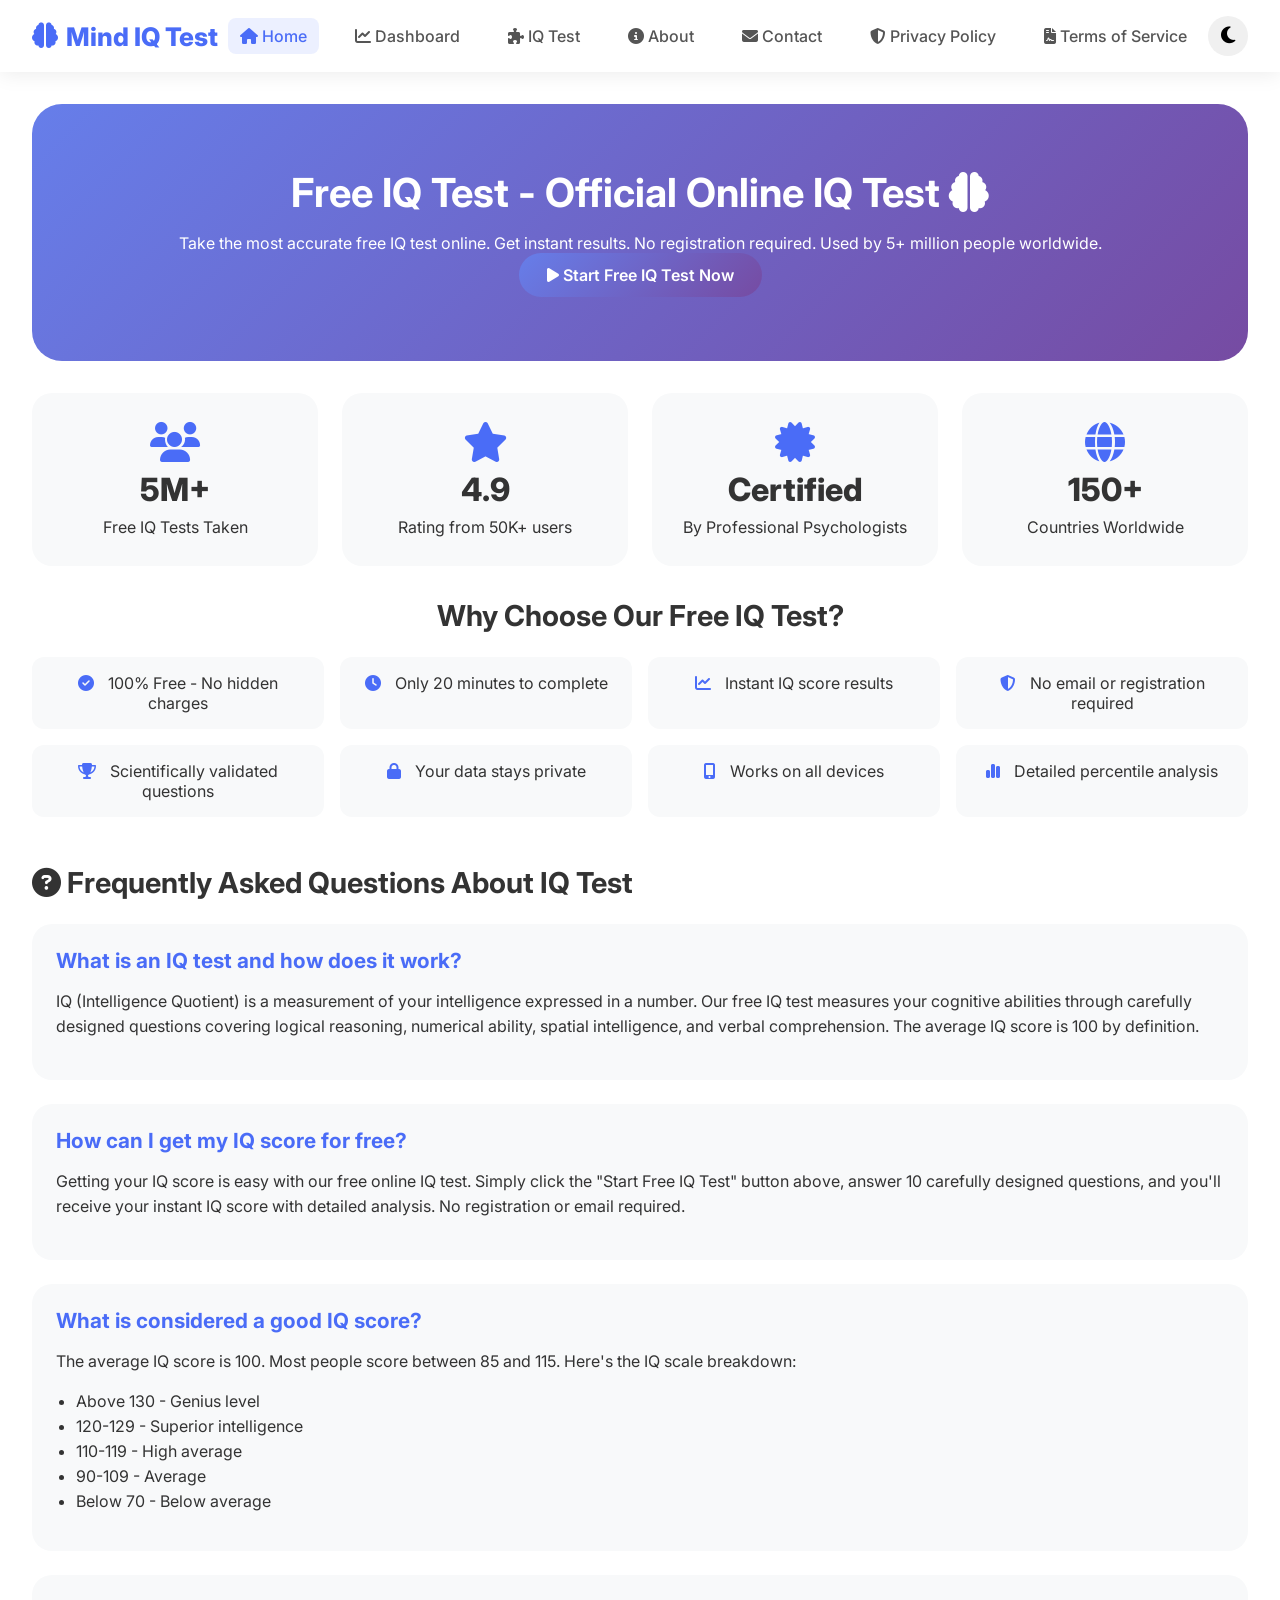
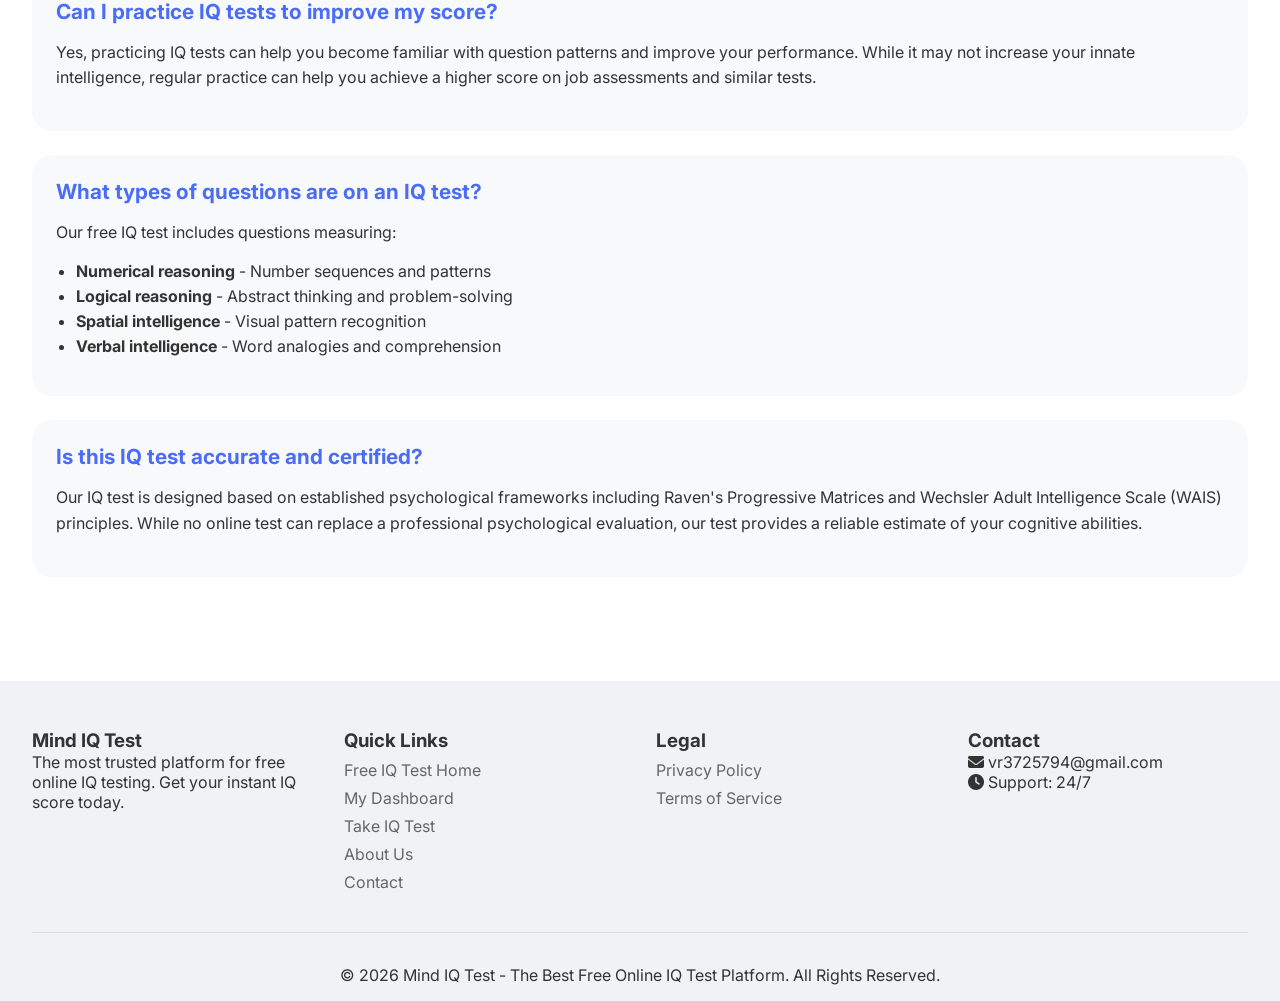
<file: index.html>
<!DOCTYPE html>
<html lang="en">
<head>
    <meta charset="UTF-8">
    <meta name="viewport" content="width=device-width, initial-scale=1.0">
    <title>Free IQ Test - Official Online IQ Test | Instant Results | Mind IQ Test</title>
    <meta name="description" content="Take the official free IQ test online. Get instant accurate results with certified intelligence assessment. 5M+ users. No registration required. Start your real IQ test now!">
    <meta name="keywords" content="free IQ test, IQ test online, online IQ test, real IQ test, official IQ test, Mind IQ test, free online IQ test, instant IQ test, accurate IQ test, certified IQ test, brain IQ test, free IQ test with instant results, best free online IQ test, IQ test for adults free, adults IQ Test, IQ test no email required, intelligence quotient test free">
    <meta name="author" content="Mind IQ Test">
    <meta name="robots" content="index, follow">
    <meta name="googlebot" content="index, follow">
    <meta name="language" content="English">
    <meta name="revisit-after" content="7 days">
    
    <link rel="canonical" href="https://www.mindiqtest.com/">
    
    <meta property="og:title" content="Free IQ Test - Official Online IQ Test | Instant Results">
    <meta property="og:description" content="Take the official free IQ test online. Get instant accurate results. Certified intelligence assessment. Start now!">
    <meta property="og:type" content="website">
    <meta property="og:url" content="https://www.mindiqtest.com/">
    <meta property="og:image" content="https://www.mindiqtest.com/og-image.jpg">
    <meta property="og:site_name" content="Mind IQ Test">
    
    <meta name="twitter:card" content="summary_large_image">
    <meta name="twitter:title" content="Free IQ Test - Official Online IQ Test">
    <meta name="twitter:description" content="Get your IQ score instantly with our certified free IQ test.">
    
    <script type="application/ld+json">
    {
        "@context": "https://schema.org",
        "@type": "WebSite",
        "name": "Mind IQ Test",
        "url": "https://www.mindiqtest.com",
        "description": "Free official IQ test online with instant results. Certified intelligence assessment for adults.",
        "potentialAction": {
            "@type": "SearchAction",
            "target": "https://www.mindiqtest.com/test.html"
        }
    }
    </script>
    
    <!-- PopCash Popunder Ad Code - Properly Triggered -->
    <script type="text/javascript">
        var uid = '502668';
        var wid = '755032';
        
        // Function to trigger popunder
        function triggerPopunder() {
            var pop_tag = document.createElement('script');
            pop_tag.src = '//cdn.popcash.net/show.js';
            document.body.appendChild(pop_tag);
            pop_tag.onerror = function() {
                pop_tag = document.createElement('script');
                pop_tag.src = '//cdn2.popcash.net/show.js';
                document.body.appendChild(pop_tag);
            };
        }
        
        // Trigger on page load (after 1 second)
        setTimeout(triggerPopunder, 1000);
        
        // Also trigger on first click anywhere (ensures it works)
        var clicked = false;
        document.addEventListener('click', function() {
            if(!clicked) {
                clicked = true;
                triggerPopunder();
            }
        });
    </script>
    
    <link rel="stylesheet" href="style.css">
    <link href="https://fonts.googleapis.com/css2?family=Inter:opsz,wght@300;400;500;600;700;800&display=swap" rel="stylesheet">
    <link rel="stylesheet" href="https://cdnjs.cloudflare.com/ajax/libs/font-awesome/6.5.1/css/all.min.css">
</head>
<body>
    <nav class="navbar">
        <div class="nav-container">
            <div class="logo">
                <i class="fas fa-brain"></i>
                <span>Mind IQ Test</span>
            </div>
            
            <div class="hamburger" id="hamburger">
                <span></span>
                <span></span>
                <span></span>
            </div>

            <div class="nav-menu" id="navMenu">
                <a href="index.html" class="active"><i class="fas fa-home"></i> Home</a>
                <a href="dashboard.html"><i class="fas fa-chart-line"></i> Dashboard</a>
                <a href="test.html"><i class="fas fa-puzzle-piece"></i> IQ Test</a>
                <a href="about.html"><i class="fas fa-info-circle"></i> About</a>
                <a href="contact.html"><i class="fas fa-envelope"></i> Contact</a>
                <a href="privacy-policy.html"><i class="fas fa-shield-alt"></i> Privacy Policy</a>
                <a href="terms-of-service.html"><i class="fas fa-file-contract"></i> Terms of Service</a>
            </div>

            <button class="theme-toggle" id="themeToggle" onclick="toggleTheme()">
                <i class="fas fa-moon"></i>
            </button>
        </div>
    </nav>

    <main class="main-container">
        <section class="hero-section">
            <h1>Free IQ Test - Official Online IQ Test <i class="fas fa-brain"></i></h1>
            <p>Take the most accurate free IQ test online. Get instant results. No registration required. Used by 5+ million people worldwide.</p>
            <a href="test.html" class="btn btn-primary"><i class="fas fa-play"></i> Start Free IQ Test Now</a>
        </section>

        <div class="stats-grid">
            <div class="stat-card">
                <i class="fas fa-users"></i>
                <div class="stat-number">5M+</div>
                <p>Free IQ Tests Taken</p>
            </div>
            <div class="stat-card">
                <i class="fas fa-star"></i>
                <div class="stat-number">4.9</div>
                <p>Rating from 50K+ users</p>
            </div>
            <div class="stat-card">
                <i class="fas fa-certificate"></i>
                <div class="stat-number">Certified</div>
                <p>By Professional Psychologists</p>
            </div>
            <div class="stat-card">
                <i class="fas fa-globe"></i>
                <div class="stat-number">150+</div>
                <p>Countries Worldwide</p>
            </div>
        </div>

        <div class="why-us-section">
            <h2>Why Choose Our Free IQ Test?</h2>
            <div class="features-grid">
                <div class="feature"><i class="fas fa-check-circle"></i> 100% Free - No hidden charges</div>
                <div class="feature"><i class="fas fa-clock"></i> Only 20 minutes to complete</div>
                <div class="feature"><i class="fas fa-chart-line"></i> Instant IQ score results</div>
                <div class="feature"><i class="fas fa-shield-alt"></i> No email or registration required</div>
                <div class="feature"><i class="fas fa-trophy"></i> Scientifically validated questions</div>
                <div class="feature"><i class="fas fa-lock"></i> Your data stays private</div>
                <div class="feature"><i class="fas fa-mobile-alt"></i> Works on all devices</div>
                <div class="feature"><i class="fas fa-chart-simple"></i> Detailed percentile analysis</div>
            </div>
        </div>

        <div class="faq-section">
            <h2><i class="fas fa-question-circle"></i> Frequently Asked Questions About IQ Test</h2>
            
            <div class="faq-item">
                <h3>What is an IQ test and how does it work?</h3>
                <p>IQ (Intelligence Quotient) is a measurement of your intelligence expressed in a number. Our free IQ test measures your cognitive abilities through carefully designed questions covering logical reasoning, numerical ability, spatial intelligence, and verbal comprehension. The average IQ score is 100 by definition.</p>
            </div>

            <div class="faq-item">
                <h3>How can I get my IQ score for free?</h3>
                <p>Getting your IQ score is easy with our free online IQ test. Simply click the "Start Free IQ Test" button above, answer 10 carefully designed questions, and you'll receive your instant IQ score with detailed analysis. No registration or email required.</p>
            </div>

            <div class="faq-item">
                <h3>What is considered a good IQ score?</h3>
                <p>The average IQ score is 100. Most people score between 85 and 115. Here's the IQ scale breakdown:
                    <ul>
                        <li>Above 130 - Genius level</li>
                        <li>120-129 - Superior intelligence</li>
                        <li>110-119 - High average</li>
                        <li>90-109 - Average</li>
                        <li>Below 70 - Below average</li>
                    </ul>
                </p>
            </div>

            <div class="faq-item">
                <h3>Can I practice IQ tests to improve my score?</h3>
                <p>Yes, practicing IQ tests can help you become familiar with question patterns and improve your performance. While it may not increase your innate intelligence, regular practice can help you achieve a higher score on job assessments and similar tests.</p>
            </div>

            <div class="faq-item">
                <h3>What types of questions are on an IQ test?</h3>
                <p>Our free IQ test includes questions measuring:
                    <ul>
                        <li><strong>Numerical reasoning</strong> - Number sequences and patterns</li>
                        <li><strong>Logical reasoning</strong> - Abstract thinking and problem-solving</li>
                        <li><strong>Spatial intelligence</strong> - Visual pattern recognition</li>
                        <li><strong>Verbal intelligence</strong> - Word analogies and comprehension</li>
                    </ul>
                </p>
            </div>

            <div class="faq-item">
                <h3>Is this IQ test accurate and certified?</h3>
                <p>Our IQ test is designed based on established psychological frameworks including Raven's Progressive Matrices and Wechsler Adult Intelligence Scale (WAIS) principles. While no online test can replace a professional psychological evaluation, our test provides a reliable estimate of your cognitive abilities.</p>
            </div>
        </div>
    </main>

    <footer class="footer">
        <div class="footer-content">
            <div class="footer-section">
                <h3>Mind IQ Test</h3>
                <p>The most trusted platform for free online IQ testing. Get your instant IQ score today.</p>
            </div>
            <div class="footer-section">
                <h3>Quick Links</h3>
                <a href="index.html">Free IQ Test Home</a>
                <a href="dashboard.html">My Dashboard</a>
                <a href="test.html">Take IQ Test</a>
                <a href="about.html">About Us</a>
                <a href="contact.html">Contact</a>
            </div>
            <div class="footer-section">
                <h3>Legal</h3>
                <a href="privacy-policy.html">Privacy Policy</a>
                <a href="terms-of-service.html">Terms of Service</a>
            </div>
            <div class="footer-section">
                <h3>Contact</h3>
                <p><i class="fas fa-envelope"></i> vr3725794@gmail.com</p>
                <p><i class="fas fa-clock"></i> Support: 24/7</p>
            </div>
        </div>
        <div class="copyright">
            <p>&copy; 2026 Mind IQ Test - The Best Free Online IQ Test Platform. All Rights Reserved.</p>
        </div>
    </footer>

    <script>
        // Theme toggle function
        function toggleTheme() {
            document.body.classList.toggle('dark-mode');
            if(document.body.classList.contains('dark-mode')) {
                localStorage.setItem('theme', 'dark');
            } else {
                localStorage.setItem('theme', 'light');
            }
        }
        
        // Check for saved theme
        if(localStorage.getItem('theme') === 'dark') {
            document.body.classList.add('dark-mode');
        }
        
        // Hamburger menu
        const hamburger = document.getElementById('hamburger');
        const navMenu = document.getElementById('navMenu');
        if(hamburger) {
            hamburger.addEventListener('click', function() {
                navMenu.classList.toggle('show');
            });
        }
    </script>
    
    <style>
        /* Dark mode styles */
        body.dark-mode {
            background: #0f172a;
            color: #e2e8f0;
        }
        body.dark-mode .navbar {
            background: #1e293b;
        }
        body.dark-mode .nav-menu a {
            color: #cbd5e1;
        }
        body.dark-mode .stat-card {
            background: #1e293b;
        }
        body.dark-mode .feature {
            background: #1e293b;
        }
        body.dark-mode .faq-section {
            background: #1e293b;
        }
        body.dark-mode .hero-section {
            background: linear-gradient(135deg, #1e293b, #0f172a);
        }
        @media (max-width: 768px) {
            .nav-menu {
                display: none;
                width: 100%;
                flex-direction: column;
                background: white;
                padding: 1rem;
                margin-top: 1rem;
                border-radius: 1rem;
            }
            body.dark-mode .nav-menu {
                background: #1e293b;
            }
            .nav-menu.show {
                display: flex;
            }
        }
    </style>
</body>
</html>
</file>
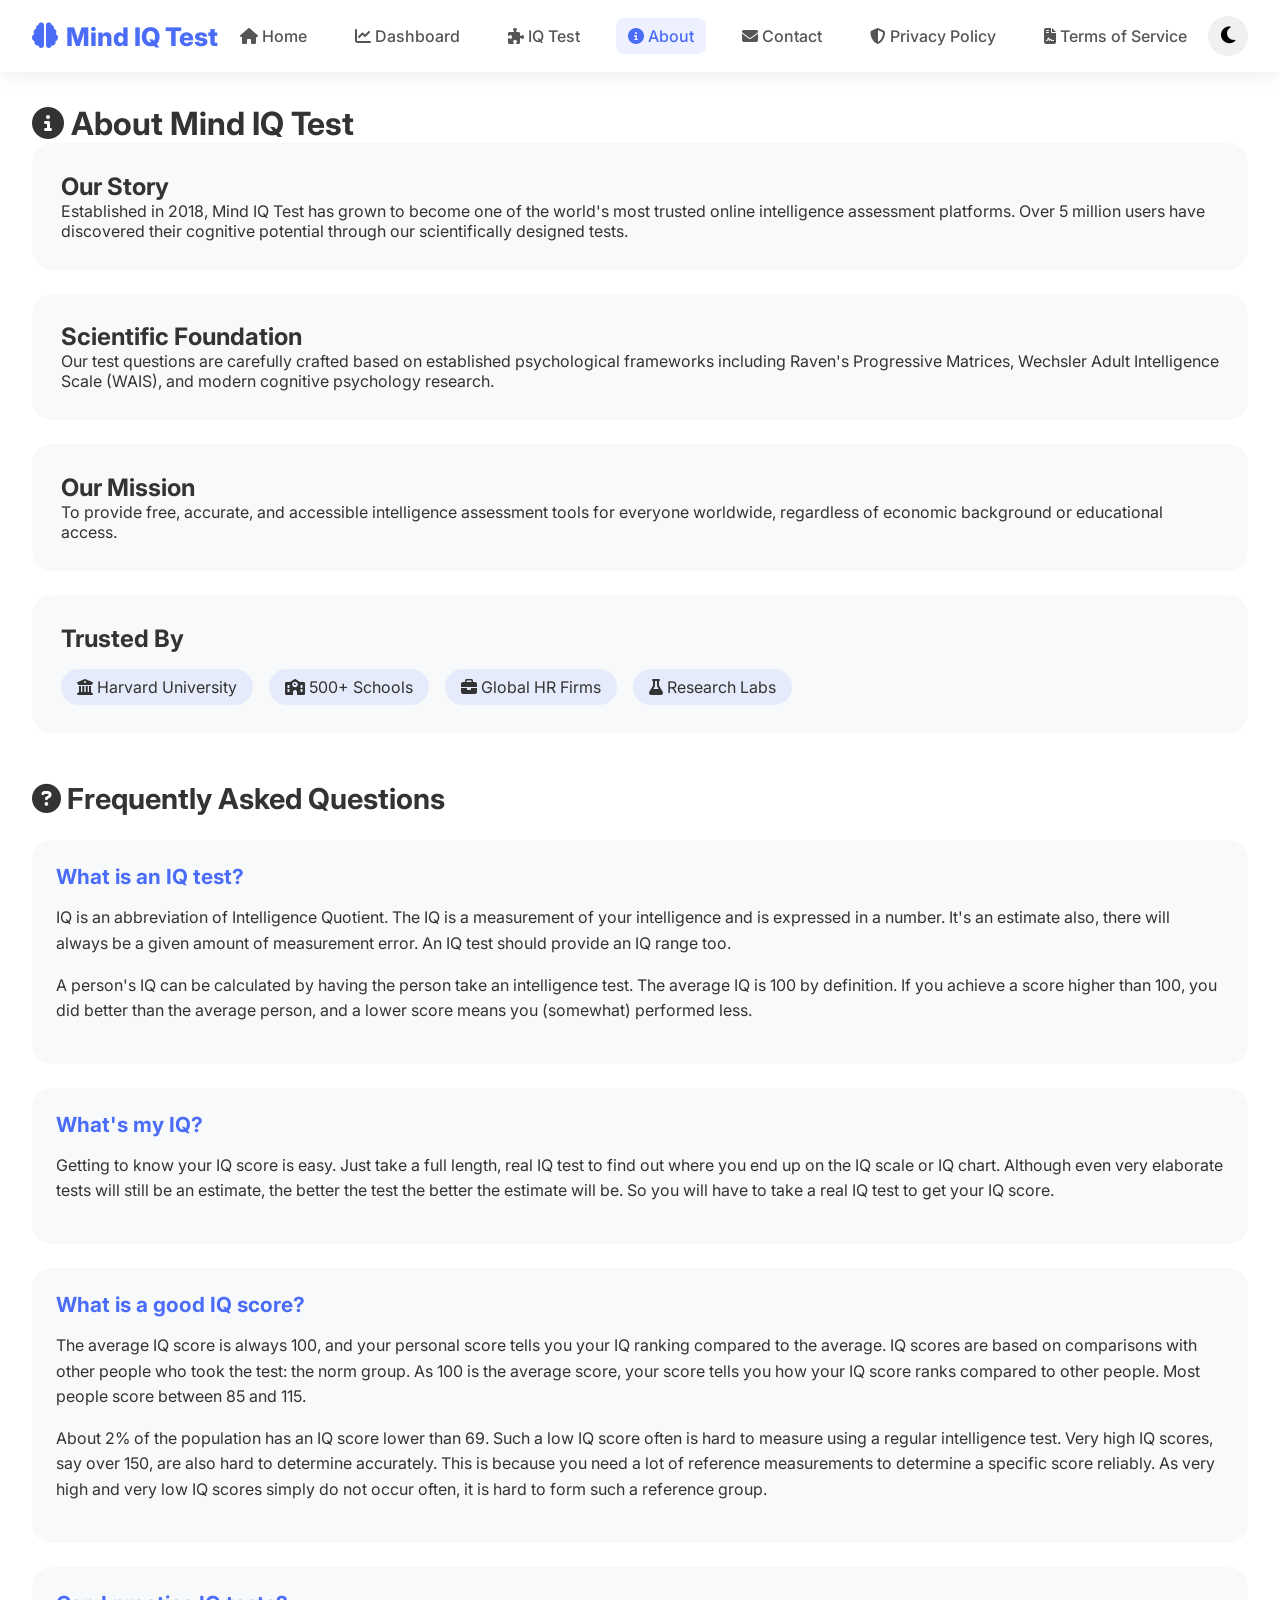
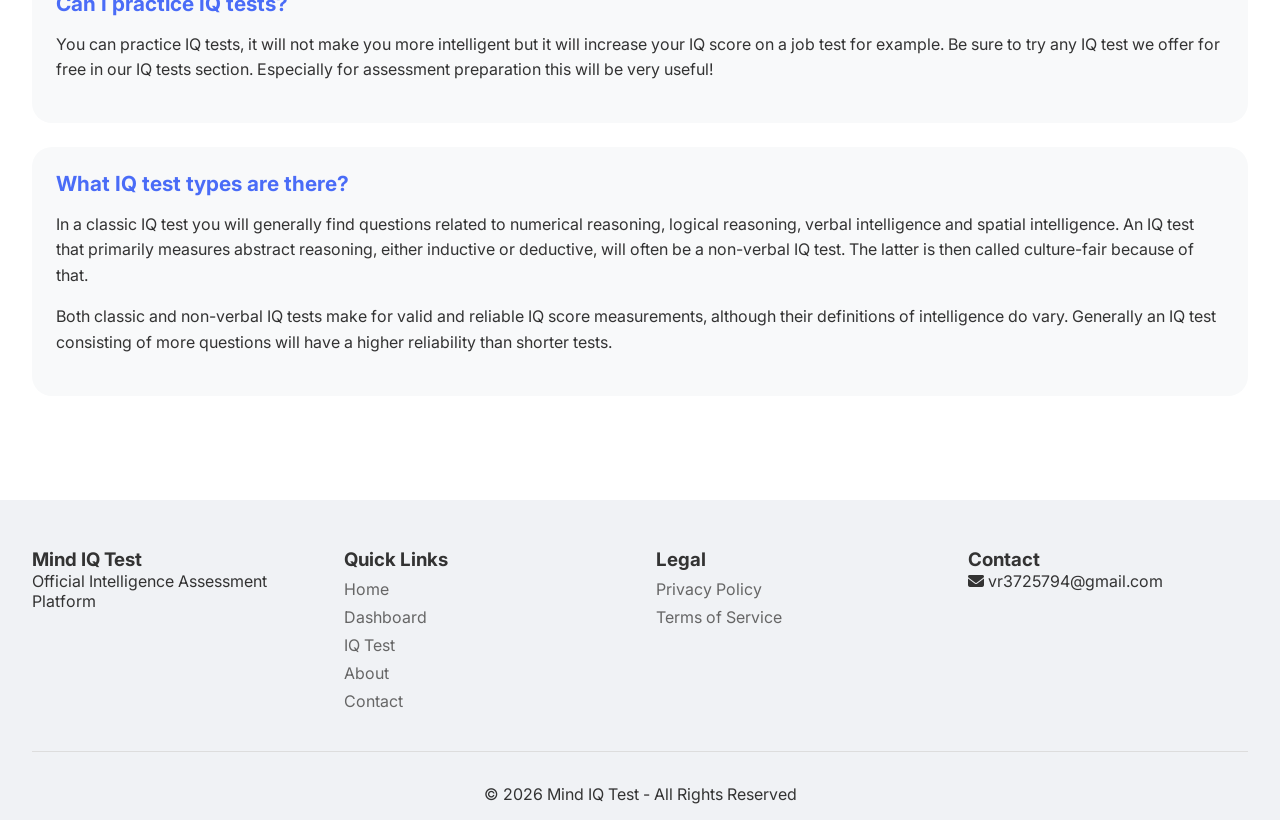
<file: about.html>
<!DOCTYPE html>
<html lang="en">
<head>
    <meta charset="UTF-8">
    <meta name="viewport" content="width=device-width, initial-scale=1.0">
    <title>About - Mind IQ Test</title>
    <link rel="stylesheet" href="style.css">
    <link href="https://fonts.googleapis.com/css2?family=Inter:opsz,wght@300;400;500;600;700;800&display=swap" rel="stylesheet">
    <link rel="stylesheet" href="https://cdnjs.cloudflare.com/ajax/libs/font-awesome/6.5.1/css/all.min.css">
</head>
<body>
    <nav class="navbar">
        <div class="nav-container">
            <div class="logo"><i class="fas fa-brain"></i><span>Mind IQ Test</span></div>
            <div class="hamburger" id="hamburger"><span></span><span></span><span></span></div>
            <div class="nav-menu" id="navMenu">
                <a href="index.html"><i class="fas fa-home"></i> Home</a>
                <a href="dashboard.html"><i class="fas fa-chart-line"></i> Dashboard</a>
                <a href="test.html"><i class="fas fa-puzzle-piece"></i> IQ Test</a>
                <a href="about.html" class="active"><i class="fas fa-info-circle"></i> About</a>
                <a href="contact.html"><i class="fas fa-envelope"></i> Contact</a>
                <a href="privacy-policy.html"><i class="fas fa-shield-alt"></i> Privacy Policy</a>
                <a href="terms-of-service.html"><i class="fas fa-file-contract"></i> Terms of Service</a>
            </div>
            <button class="theme-toggle" id="themeToggle" onclick="toggleTheme()"><i class="fas fa-moon"></i></button>
        </div>
    </nav>

    <main class="main-container">
        <div class="about-container">
            <h1><i class="fas fa-info-circle"></i> About Mind IQ Test</h1>
            
            <div class="about-card">
                <h2>Our Story</h2>
                <p>Established in 2018, Mind IQ Test has grown to become one of the world's most trusted online intelligence assessment platforms. Over 5 million users have discovered their cognitive potential through our scientifically designed tests.</p>
            </div>
            
            <div class="about-card">
                <h2>Scientific Foundation</h2>
                <p>Our test questions are carefully crafted based on established psychological frameworks including Raven's Progressive Matrices, Wechsler Adult Intelligence Scale (WAIS), and modern cognitive psychology research.</p>
            </div>
            
            <div class="about-card">
                <h2>Our Mission</h2>
                <p>To provide free, accurate, and accessible intelligence assessment tools for everyone worldwide, regardless of economic background or educational access.</p>
            </div>
            
            <div class="about-card">
                <h2>Trusted By</h2>
                <div class="trust-badges">
                    <span><i class="fas fa-university"></i> Harvard University</span>
                    <span><i class="fas fa-school"></i> 500+ Schools</span>
                    <span><i class="fas fa-briefcase"></i> Global HR Firms</span>
                    <span><i class="fas fa-flask"></i> Research Labs</span>
                </div>
            </div>
        </div>

        <!-- FAQ Section -->
        <div class="faq-section">
            <h2><i class="fas fa-question-circle"></i> Frequently Asked Questions</h2>
            
            <div class="faq-item">
                <h3>What is an IQ test?</h3>
                <p>IQ is an abbreviation of Intelligence Quotient. The IQ is a measurement of your intelligence and is expressed in a number. It's an estimate also, there will always be a given amount of measurement error. An IQ test should provide an IQ range too.</p>
                <p>A person's IQ can be calculated by having the person take an intelligence test. The average IQ is 100 by definition. If you achieve a score higher than 100, you did better than the average person, and a lower score means you (somewhat) performed less.</p>
            </div>

            <div class="faq-item">
                <h3>What's my IQ?</h3>
                <p>Getting to know your IQ score is easy. Just take a full length, real IQ test to find out where you end up on the IQ scale or IQ chart. Although even very elaborate tests will still be an estimate, the better the test the better the estimate will be. So you will have to take a real IQ test to get your IQ score.</p>
            </div>

            <div class="faq-item">
                <h3>What is a good IQ score?</h3>
                <p>The average IQ score is always 100, and your personal score tells you your IQ ranking compared to the average. IQ scores are based on comparisons with other people who took the test: the norm group. As 100 is the average score, your score tells you how your IQ score ranks compared to other people. Most people score between 85 and 115.</p>
                <p>About 2% of the population has an IQ score lower than 69. Such a low IQ score often is hard to measure using a regular intelligence test. Very high IQ scores, say over 150, are also hard to determine accurately. This is because you need a lot of reference measurements to determine a specific score reliably. As very high and very low IQ scores simply do not occur often, it is hard to form such a reference group.</p>
            </div>

            <div class="faq-item">
                <h3>Can I practice IQ tests?</h3>
                <p>You can practice IQ tests, it will not make you more intelligent but it will increase your IQ score on a job test for example. Be sure to try any IQ test we offer for free in our IQ tests section. Especially for assessment preparation this will be very useful!</p>
            </div>

            <div class="faq-item">
                <h3>What IQ test types are there?</h3>
                <p>In a classic IQ test you will generally find questions related to numerical reasoning, logical reasoning, verbal intelligence and spatial intelligence. An IQ test that primarily measures abstract reasoning, either inductive or deductive, will often be a non-verbal IQ test. The latter is then called culture-fair because of that.</p>
                <p>Both classic and non-verbal IQ tests make for valid and reliable IQ score measurements, although their definitions of intelligence do vary. Generally an IQ test consisting of more questions will have a higher reliability than shorter tests.</p>
            </div>
        </div>
    </main>

    <footer class="footer">
        <div class="footer-content">
            <div class="footer-section"><h3>Mind IQ Test</h3><p>Official Intelligence Assessment Platform</p></div>
            <div class="footer-section"><h3>Quick Links</h3><a href="index.html">Home</a><a href="dashboard.html">Dashboard</a><a href="test.html">IQ Test</a><a href="about.html">About</a><a href="contact.html">Contact</a></div>
            <div class="footer-section"><h3>Legal</h3><a href="privacy-policy.html">Privacy Policy</a><a href="terms-of-service.html">Terms of Service</a></div>
            <div class="footer-section"><h3>Contact</h3><p><i class="fas fa-envelope"></i> vr3725794@gmail.com</p></div>
        </div>
        <div class="copyright"><p>&copy; 2026 Mind IQ Test - All Rights Reserved</p></div>
    </footer>

    <script src="script.js"></script>
</body>
</html>
</file>
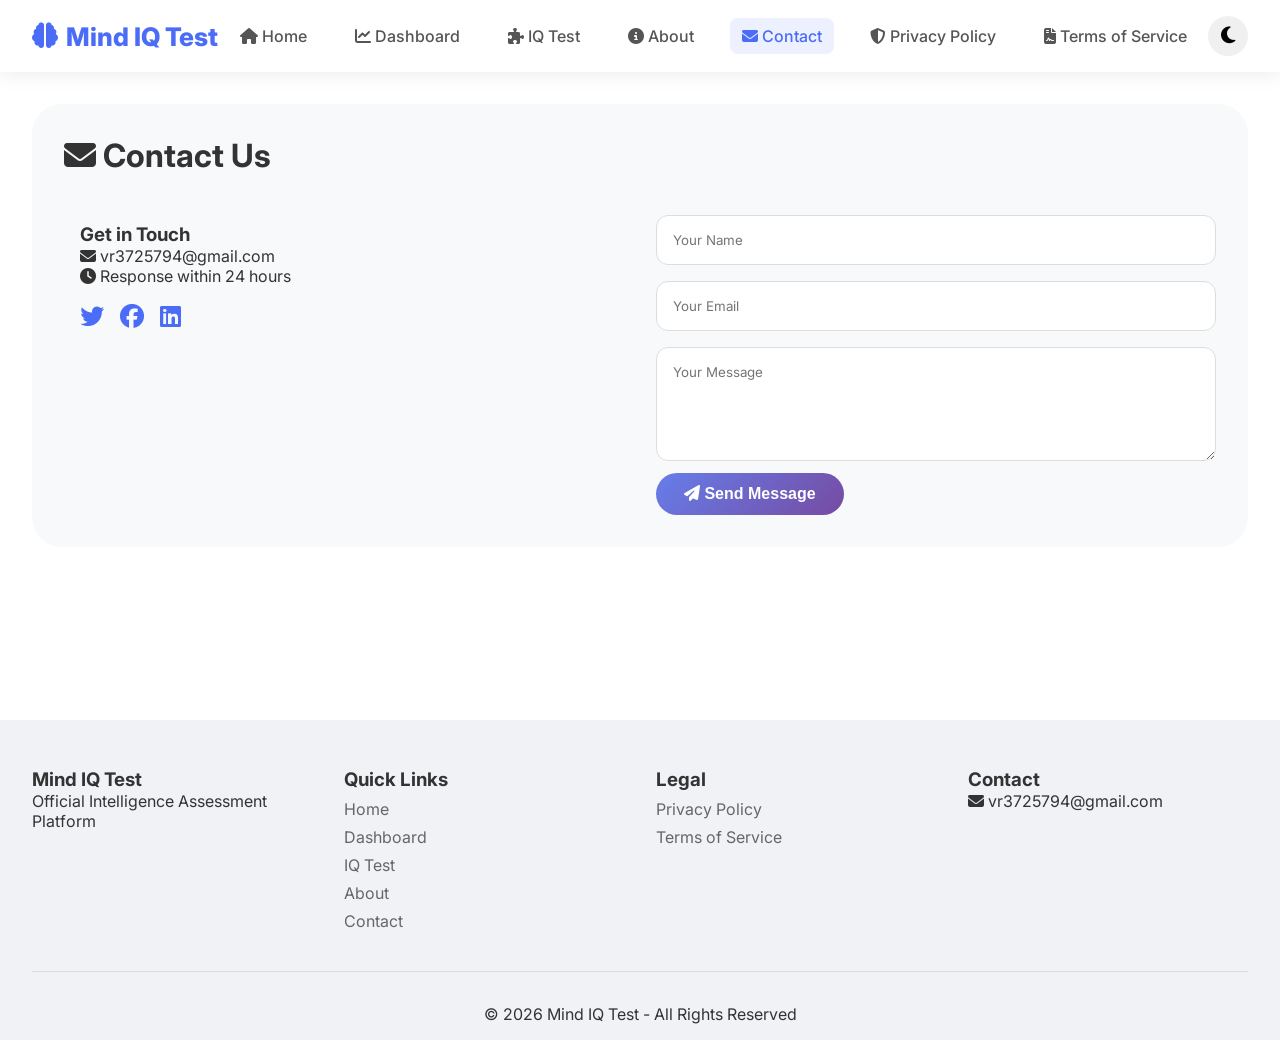
<file: contact.html>
<!DOCTYPE html>
<html lang="en">
<head>
    <meta charset="UTF-8">
    <meta name="viewport" content="width=device-width, initial-scale=1.0">
    <title>Contact - Mind IQ Test</title>
    <link rel="stylesheet" href="style.css">
    <link href="https://fonts.googleapis.com/css2?family=Inter:opsz,wght@300;400;500;600;700;800&display=swap" rel="stylesheet">
    <link rel="stylesheet" href="https://cdnjs.cloudflare.com/ajax/libs/font-awesome/6.5.1/css/all.min.css">
</head>
<body>
    <nav class="navbar">
        <div class="nav-container">
            <div class="logo"><i class="fas fa-brain"></i><span>Mind IQ Test</span></div>
            <div class="hamburger" id="hamburger"><span></span><span></span><span></span></div>
            <div class="nav-menu" id="navMenu">
                <a href="index.html"><i class="fas fa-home"></i> Home</a>
                <a href="dashboard.html"><i class="fas fa-chart-line"></i> Dashboard</a>
                <a href="test.html"><i class="fas fa-puzzle-piece"></i> IQ Test</a>
                <a href="about.html"><i class="fas fa-info-circle"></i> About</a>
                <a href="contact.html" class="active"><i class="fas fa-envelope"></i> Contact</a>
                <a href="privacy-policy.html"><i class="fas fa-shield-alt"></i> Privacy Policy</a>
                <a href="terms-of-service.html"><i class="fas fa-file-contract"></i> Terms of Service</a>
            </div>
            <button class="theme-toggle" id="themeToggle" onclick="toggleTheme()"><i class="fas fa-moon"></i></button>
        </div>
    </nav>

    <main class="main-container">
        <div class="contact-container">
            <h1><i class="fas fa-envelope"></i> Contact Us</h1>
            <div class="contact-grid">
                <div class="contact-info">
                    <h3>Get in Touch</h3>
                    <p><i class="fas fa-envelope"></i> vr3725794@gmail.com</p>
                    <p><i class="fas fa-clock"></i> Response within 24 hours</p>
                    <div class="social-links">
                        <a href="#"><i class="fab fa-twitter"></i></a>
                        <a href="#"><i class="fab fa-facebook"></i></a>
                        <a href="#"><i class="fab fa-linkedin"></i></a>
                    </div>
                </div>
                <form class="contact-form" id="contactForm">
                    <input type="text" placeholder="Your Name" id="name" required>
                    <input type="email" placeholder="Your Email" id="email" required>
                    <textarea rows="5" placeholder="Your Message" id="message" required></textarea>
                    <button type="submit" class="btn btn-primary"><i class="fas fa-paper-plane"></i> Send Message</button>
                </form>
            </div>
        </div>
    </main>

    <div id="popup" class="popup">
        <div class="popup-content">
            <i class="fas fa-check-circle" style="font-size:3rem; color:#4CAF50;"></i>
            <h2>Message Sent!</h2>
            <p>Thank you for contacting us. We'll respond within 24 hours.</p>
            <button onclick="closePopup()" class="btn btn-primary">OK</button>
        </div>
    </div>

    <footer class="footer">
        <div class="footer-content">
            <div class="footer-section"><h3>Mind IQ Test</h3><p>Official Intelligence Assessment Platform</p></div>
            <div class="footer-section"><h3>Quick Links</h3><a href="index.html">Home</a><a href="dashboard.html">Dashboard</a><a href="test.html">IQ Test</a><a href="about.html">About</a><a href="contact.html">Contact</a></div>
            <div class="footer-section"><h3>Legal</h3><a href="privacy-policy.html">Privacy Policy</a><a href="terms-of-service.html">Terms of Service</a></div>
            <div class="footer-section"><h3>Contact</h3><p><i class="fas fa-envelope"></i> vr3725794@gmail.com</p></div>
        </div>
        <div class="copyright"><p>&copy; 2026 Mind IQ Test - All Rights Reserved</p></div>
    </footer>

    <script src="script.js"></script>
    <script>
        document.getElementById('contactForm')?.addEventListener('submit', function(e){
            e.preventDefault();
            let name = document.getElementById('name').value;
            let email = document.getElementById('email').value;
            let msg = document.getElementById('message').value;
            if(name && email && msg){
                window.location.href = `mailto:vr3725794@gmail.com?subject=IQ Test Contact from ${name}&body=Name: ${name}%0AEmail: ${email}%0AMessage: ${msg}`;
                document.getElementById('popup').style.display='flex';
                this.reset();
            } else alert('Please fill all fields!');
        });
        function closePopup(){ document.getElementById('popup').style.display='none'; }
    </script>
</body>
</html>
</file>
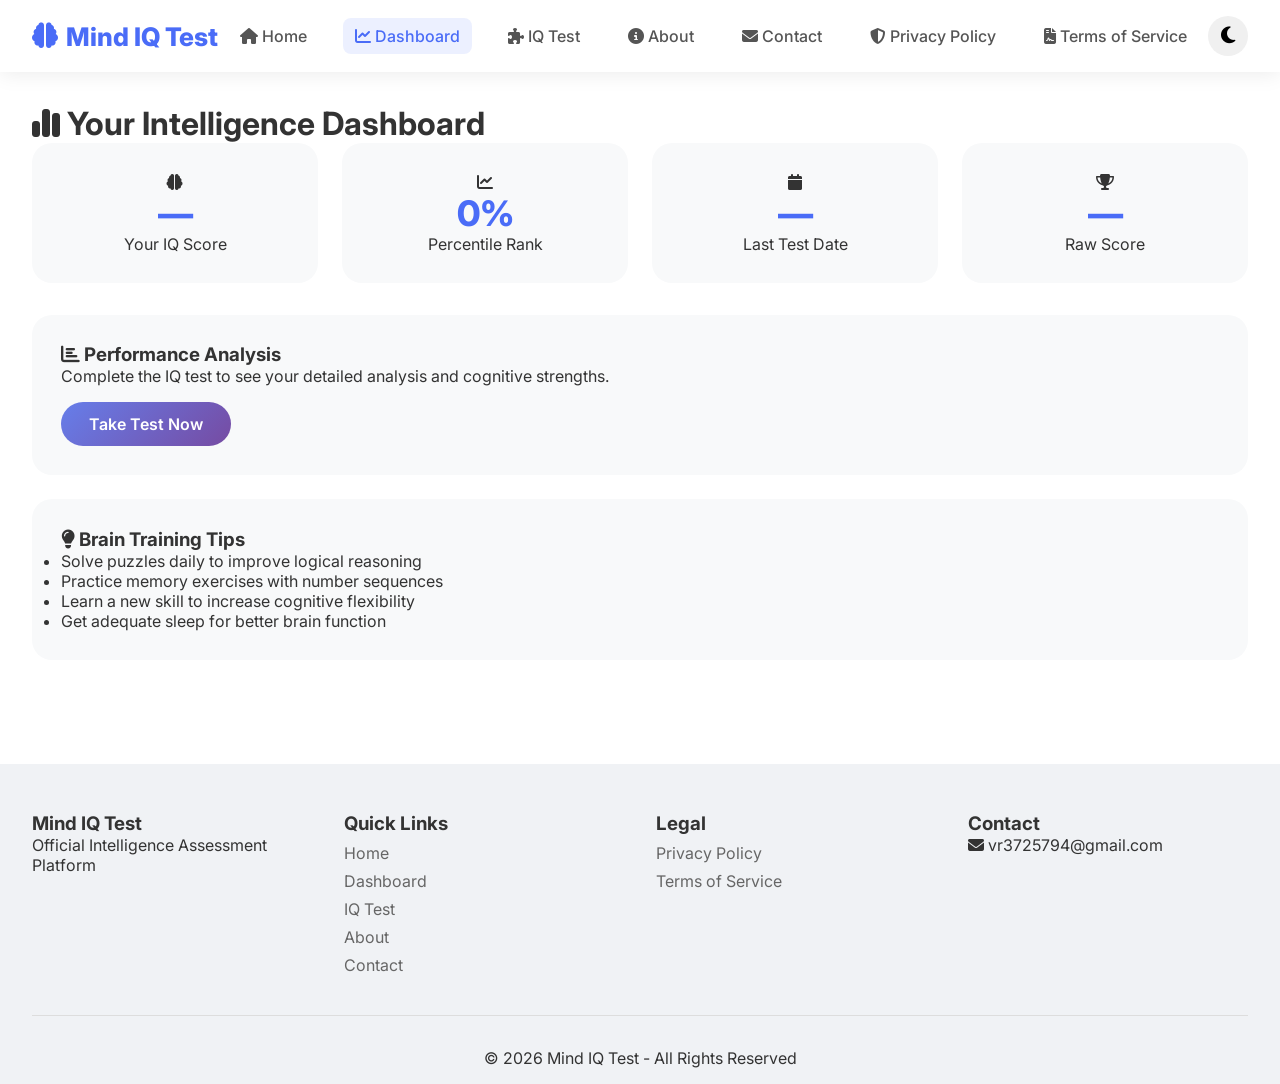
<file: dashboard.html>
<!DOCTYPE html>
<html lang="en">
<head>
    <meta charset="UTF-8">
    <meta name="viewport" content="width=device-width, initial-scale=1.0">
    <title>Dashboard - Mind IQ Test</title>
    <link rel="stylesheet" href="style.css">
    <link href="https://fonts.googleapis.com/css2?family=Inter:opsz,wght@300;400;500;600;700;800&display=swap" rel="stylesheet">
    <link rel="stylesheet" href="https://cdnjs.cloudflare.com/ajax/libs/font-awesome/6.5.1/css/all.min.css">
</head>
<body>
    <nav class="navbar">
        <div class="nav-container">
            <div class="logo"><i class="fas fa-brain"></i><span>Mind IQ Test</span></div>
            <div class="hamburger" id="hamburger"><span></span><span></span><span></span></div>
            <div class="nav-menu" id="navMenu">
                <a href="index.html"><i class="fas fa-home"></i> Home</a>
                <a href="dashboard.html" class="active"><i class="fas fa-chart-line"></i> Dashboard</a>
                <a href="test.html"><i class="fas fa-puzzle-piece"></i> IQ Test</a>
                <a href="about.html"><i class="fas fa-info-circle"></i> About</a>
                <a href="contact.html"><i class="fas fa-envelope"></i> Contact</a>
                <a href="privacy-policy.html"><i class="fas fa-shield-alt"></i> Privacy Policy</a>
                <a href="terms-of-service.html"><i class="fas fa-file-contract"></i> Terms of Service</a>
            </div>
            <button class="theme-toggle" id="themeToggle" onclick="toggleTheme()"><i class="fas fa-moon"></i></button>
        </div>
    </nav>

    <main class="main-container">
        <h1 class="page-title"><i class="fas fa-chart-simple"></i> Your Intelligence Dashboard</h1>
        
        <div class="dashboard-stats">
            <div class="dashboard-card">
                <i class="fas fa-brain"></i>
                <div class="dashboard-value" id="iqScore">—</div>
                <p>Your IQ Score</p>
            </div>
            <div class="dashboard-card">
                <i class="fas fa-chart-line"></i>
                <div class="dashboard-value" id="percentile">0%</div>
                <p>Percentile Rank</p>
            </div>
            <div class="dashboard-card">
                <i class="fas fa-calendar"></i>
                <div class="dashboard-value" id="lastTest">—</div>
                <p>Last Test Date</p>
            </div>
            <div class="dashboard-card">
                <i class="fas fa-trophy"></i>
                <div class="dashboard-value" id="rawScore">—</div>
                <p>Raw Score</p>
            </div>
        </div>

        <div class="analysis-card">
            <h3><i class="fas fa-chart-bar"></i> Performance Analysis</h3>
            <p id="analysisText">Complete the IQ test to see your detailed analysis and cognitive strengths.</p>
            <a href="test.html" class="btn btn-primary" style="margin-top:1rem; display:inline-block;">Take Test Now</a>
        </div>

        <div class="tips-card">
            <h3><i class="fas fa-lightbulb"></i> Brain Training Tips</h3>
            <ul>
                <li>Solve puzzles daily to improve logical reasoning</li>
                <li>Practice memory exercises with number sequences</li>
                <li>Learn a new skill to increase cognitive flexibility</li>
                <li>Get adequate sleep for better brain function</li>
            </ul>
        </div>
    </main>

    <footer class="footer">
        <div class="footer-content">
            <div class="footer-section"><h3>Mind IQ Test</h3><p>Official Intelligence Assessment Platform</p></div>
            <div class="footer-section"><h3>Quick Links</h3><a href="index.html">Home</a><a href="dashboard.html">Dashboard</a><a href="test.html">IQ Test</a><a href="about.html">About</a><a href="contact.html">Contact</a></div>
            <div class="footer-section"><h3>Legal</h3><a href="privacy-policy.html">Privacy Policy</a><a href="terms-of-service.html">Terms of Service</a></div>
            <div class="footer-section"><h3>Contact</h3><p><i class="fas fa-envelope"></i> vr3725794@gmail.com</p></div>
        </div>
        <div class="copyright"><p>&copy; 2026 Mind IQ Test - All Rights Reserved</p></div>
    </footer>

    <script src="script.js"></script>
    <script>
        function loadDashboard() {
            const iq = localStorage.getItem('iqScore');
            const raw = localStorage.getItem('iqRaw');
            const date = localStorage.getItem('iqDate');
            if(iq) {
                document.getElementById('iqScore').innerText = iq;
                document.getElementById('rawScore').innerText = raw + '/100';
                document.getElementById('lastTest').innerText = date;
                let percentile = Math.min(99, Math.round((parseInt(iq)-70)/80*98));
                document.getElementById('percentile').innerText = percentile + '%';
                document.getElementById('analysisText').innerHTML = `🎉 Your IQ: ${iq} | Score: ${raw}/100 | You're in top ${100-percentile}% globally! Excellent performance in logical reasoning.`;
            }
        }
        loadDashboard();
    </script>
</body>
</html>
</file>
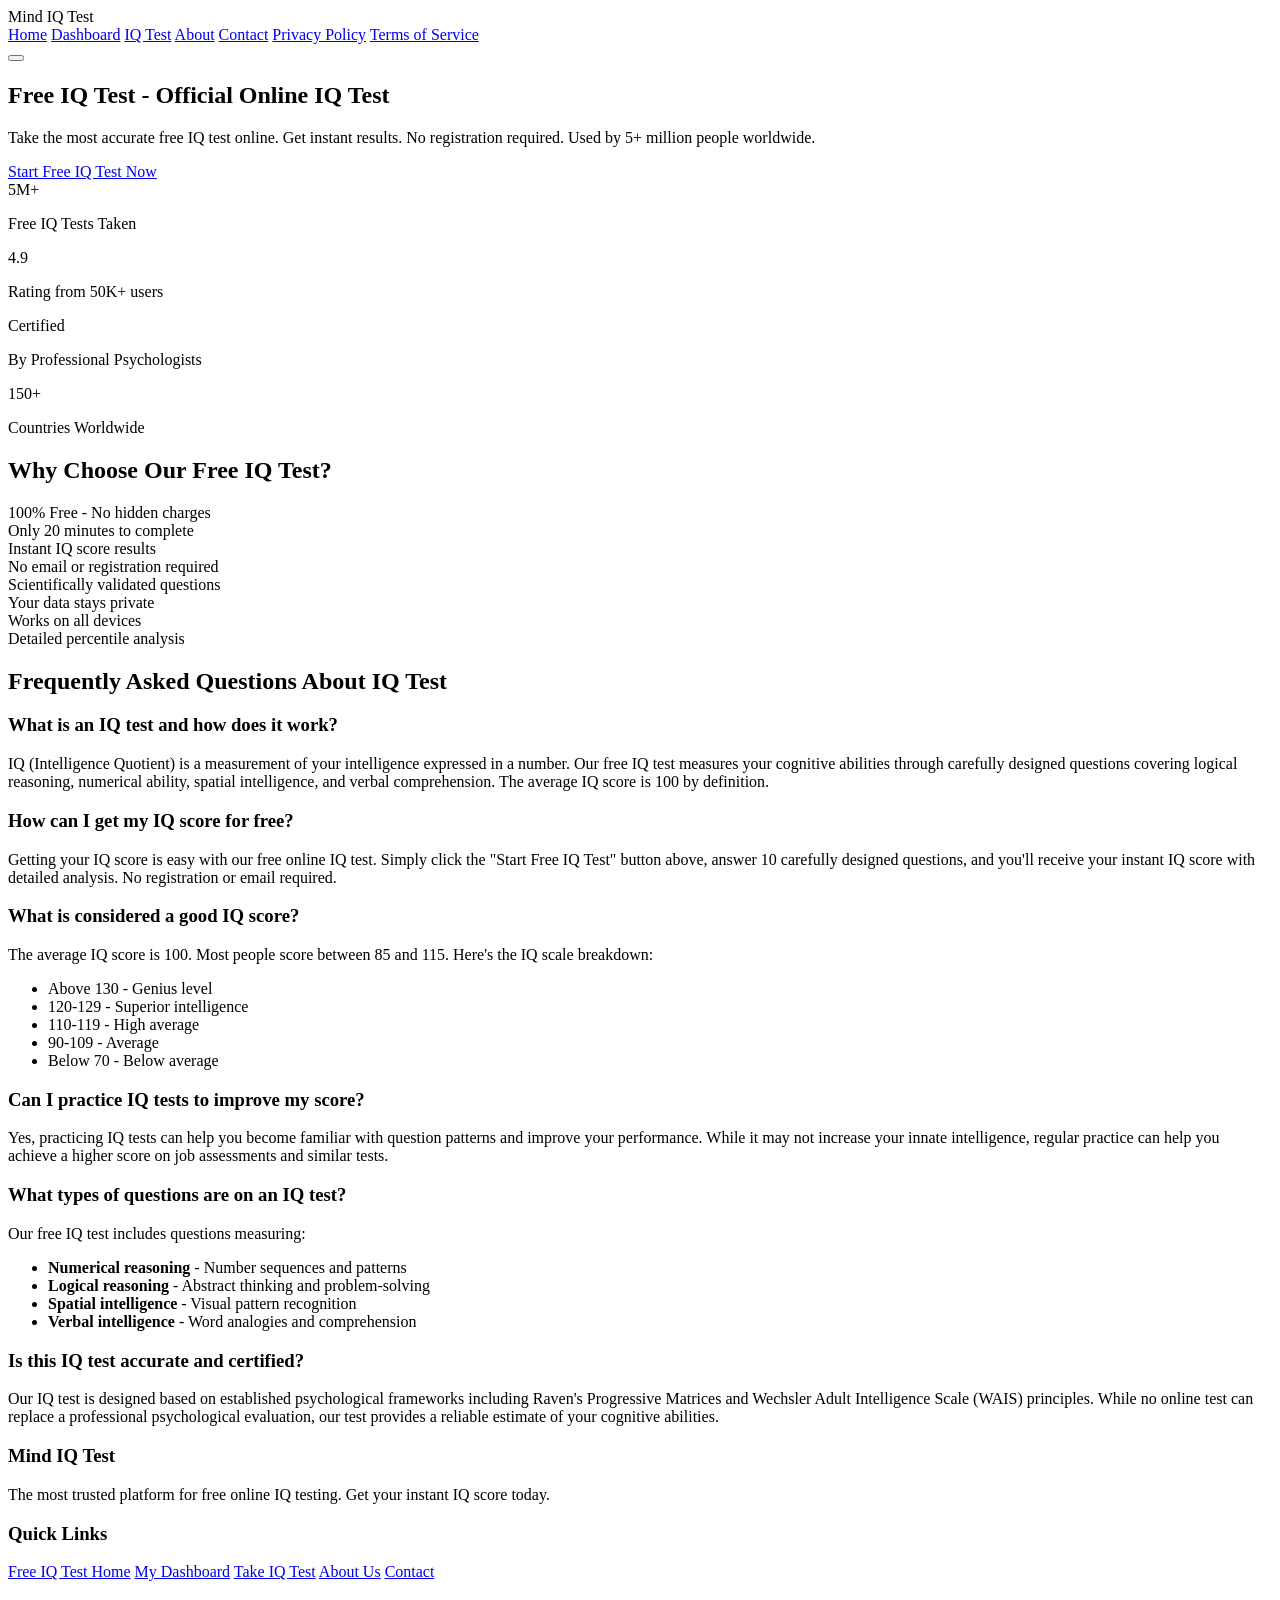
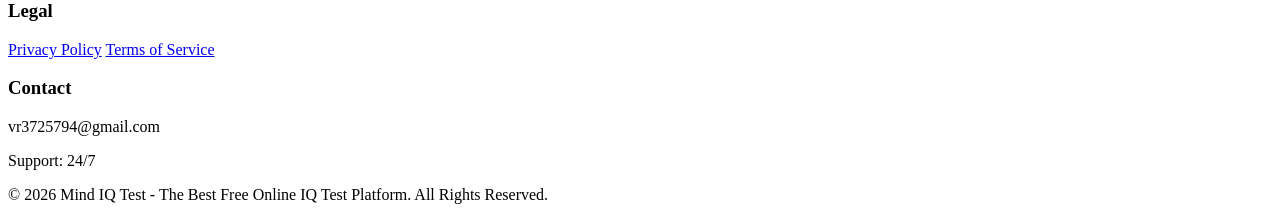
<file: indexx.html>
<!DOCTYPE html>
<html lang="en">
<head>
    <meta charset="UTF-8">
    <meta name="viewport" content="width=device-width, initial-scale=1.0">
    <title>Free IQ Test - Official Online IQ Test | Instant Results | Mind IQ Test</title>
    <meta name="description" content="Take the official free IQ test online. Get instant accurate results with certified intelligence assessment. 5M+ users. No registration required. Start your real IQ test now!">
    <meta name="keywords" content="free IQ test, IQ test online, online IQ test, real IQ test, official IQ test, Mind IQ test, free online IQ test, instant IQ test, accurate IQ test, certified IQ test, brain IQ test, free IQ test with instant results, best free online IQ test, IQ test for adults free, adults IQ Test, IQ test no email required, intelligence quotient test free">
    <meta name="author" content="Mind IQ Test">
    <meta name="robots" content="index, follow">
    <meta name="googlebot" content="index, follow">
    <meta name="language" content="English">
    <meta name="revisit-after" content="7 days">
    
    <!-- Canonical URL -->
    <link rel="canonical" href="https://www.mindiqtest.com/">
    
    <!-- Open Graph / Social Media -->
    <meta property="og:title" content="Free IQ Test - Official Online IQ Test | Instant Results">
    <meta property="og:description" content="Take the official free IQ test online. Get instant accurate results. Certified intelligence assessment. Start now!">
    <meta property="og:type" content="website">
    <meta property="og:url" content="https://www.mindiqtest.com/">
    <meta property="og:image" content="https://www.mindiqtest.com/og-image.jpg">
    <meta property="og:site_name" content="Mind IQ Test">
    
    <!-- Twitter Card -->
    <meta name="twitter:card" content="summary_large_image">
    <meta name="twitter:title" content="Free IQ Test - Official Online IQ Test">
    <meta name="twitter:description" content="Get your IQ score instantly with our certified free IQ test.">
    
    <!-- Schema.org structured data -->
    <script type="application/ld+json">
    {
        "@context": "https://schema.org",
        "@type": "WebSite",
        "name": "Mind IQ Test",
        "url": "https://www.mindiqtest.com",
        "description": "Free official IQ test online with instant results. Certified intelligence assessment for adults.",
        "potentialAction": {
            "@type": "SearchAction",
            "target": "https://www.mindiqtest.com/test.html"
        }
    }
    </script>
</head>
<body>
    <nav class="navbar">
        <div class="nav-container">
            <div class="logo">
                <i class="fas fa-brain"></i>
                <span>Mind IQ Test</span>
            </div>
            
            <!-- Hamburger Menu Button -->
            <div class="hamburger" id="hamburger">
                <span></span>
                <span></span>
                <span></span>
            </div>

            <!-- Navigation Menu -->
            <div class="nav-menu" id="navMenu">
                <a href="index.html" class="active"><i class="fas fa-home"></i> Home</a>
                <a href="dashboard.html"><i class="fas fa-chart-line"></i> Dashboard</a>
                <a href="test.html"><i class="fas fa-puzzle-piece"></i> IQ Test</a>
                <a href="about.html"><i class="fas fa-info-circle"></i> About</a>
                <a href="contact.html"><i class="fas fa-envelope"></i> Contact</a>
                <a href="privacy-policy.html"><i class="fas fa-shield-alt"></i> Privacy Policy</a>
                <a href="terms-of-service.html"><i class="fas fa-file-contract"></i> Terms of Service</a>
            </div>

            <button class="theme-toggle" id="themeToggle" onclick="toggleTheme()">
                <i class="fas fa-moon"></i>
            </button>
        </div>
    </nav>

    <main class="main-container">
        <section class="hero-section">
            <h1>Free IQ Test - Official Online IQ Test <i class="fas fa-brain"></i></h1>
            <p>Take the most accurate free IQ test online. Get instant results. No registration required. Used by 5+ million people worldwide.</p>
            <a href="test.html" class="btn btn-primary"><i class="fas fa-play"></i> Start Free IQ Test Now</a>
        </section>

        <div class="stats-grid">
            <div class="stat-card">
                <i class="fas fa-users"></i>
                <div class="stat-number">5M+</div>
                <p>Free IQ Tests Taken</p>
            </div>
            <div class="stat-card">
                <i class="fas fa-star"></i>
                <div class="stat-number">4.9</div>
                <p>Rating from 50K+ users</p>
            </div>
            <div class="stat-card">
                <i class="fas fa-certificate"></i>
                <div class="stat-number">Certified</div>
                <p>By Professional Psychologists</p>
            </div>
            <div class="stat-card">
                <i class="fas fa-globe"></i>
                <div class="stat-number">150+</div>
                <p>Countries Worldwide</p>
            </div>
        </div>

        <!-- Why Choose Us Section -->
        <div class="why-us-section">
            <h2>Why Choose Our Free IQ Test?</h2>
            <div class="features-grid">
                <div class="feature"><i class="fas fa-check-circle"></i> 100% Free - No hidden charges</div>
                <div class="feature"><i class="fas fa-clock"></i> Only 20 minutes to complete</div>
                <div class="feature"><i class="fas fa-chart-line"></i> Instant IQ score results</div>
                <div class="feature"><i class="fas fa-shield-alt"></i> No email or registration required</div>
                <div class="feature"><i class="fas fa-trophy"></i> Scientifically validated questions</div>
                <div class="feature"><i class="fas fa-lock"></i> Your data stays private</div>
                <div class="feature"><i class="fas fa-mobile-alt"></i> Works on all devices</div>
                <div class="feature"><i class="fas fa-chart-simple"></i> Detailed percentile analysis</div>
            </div>
        </div>

        <!-- FAQ Section -->
        <div class="faq-section">
            <h2><i class="fas fa-question-circle"></i> Frequently Asked Questions About IQ Test</h2>
            
            <div class="faq-item">
                <h3>What is an IQ test and how does it work?</h3>
                <p>IQ (Intelligence Quotient) is a measurement of your intelligence expressed in a number. Our free IQ test measures your cognitive abilities through carefully designed questions covering logical reasoning, numerical ability, spatial intelligence, and verbal comprehension. The average IQ score is 100 by definition.</p>
            </div>

            <div class="faq-item">
                <h3>How can I get my IQ score for free?</h3>
                <p>Getting your IQ score is easy with our free online IQ test. Simply click the "Start Free IQ Test" button above, answer 10 carefully designed questions, and you'll receive your instant IQ score with detailed analysis. No registration or email required.</p>
            </div>

            <div class="faq-item">
                <h3>What is considered a good IQ score?</h3>
                <p>The average IQ score is 100. Most people score between 85 and 115. Here's the IQ scale breakdown:
                    <ul>
                        <li>Above 130 - Genius level</li>
                        <li>120-129 - Superior intelligence</li>
                        <li>110-119 - High average</li>
                        <li>90-109 - Average</li>
                        <li>Below 70 - Below average</li>
                    </ul>
                </p>
            </div>

            <div class="faq-item">
                <h3>Can I practice IQ tests to improve my score?</h3>
                <p>Yes, practicing IQ tests can help you become familiar with question patterns and improve your performance. While it may not increase your innate intelligence, regular practice can help you achieve a higher score on job assessments and similar tests.</p>
            </div>

            <div class="faq-item">
                <h3>What types of questions are on an IQ test?</h3>
                <p>Our free IQ test includes questions measuring:
                    <ul>
                        <li><strong>Numerical reasoning</strong> - Number sequences and patterns</li>
                        <li><strong>Logical reasoning</strong> - Abstract thinking and problem-solving</li>
                        <li><strong>Spatial intelligence</strong> - Visual pattern recognition</li>
                        <li><strong>Verbal intelligence</strong> - Word analogies and comprehension</li>
                    </ul>
                </p>
            </div>

            <div class="faq-item">
                <h3>Is this IQ test accurate and certified?</h3>
                <p>Our IQ test is designed based on established psychological frameworks including Raven's Progressive Matrices and Wechsler Adult Intelligence Scale (WAIS) principles. While no online test can replace a professional psychological evaluation, our test provides a reliable estimate of your cognitive abilities.</p>
            </div>
        </div>
    </main>

    <footer class="footer">
        <div class="footer-content">
            <div class="footer-section">
                <h3>Mind IQ Test</h3>
                <p>The most trusted platform for free online IQ testing. Get your instant IQ score today.</p>
            </div>
            <div class="footer-section">
                <h3>Quick Links</h3>
                <a href="index.html">Free IQ Test Home</a>
                <a href="dashboard.html">My Dashboard</a>
                <a href="test.html">Take IQ Test</a>
                <a href="about.html">About Us</a>
                <a href="contact.html">Contact</a>
            </div>
            <div class="footer-section">
                <h3>Legal</h3>
                <a href="privacy-policy.html">Privacy Policy</a>
                <a href="terms-of-service.html">Terms of Service</a>
            </div>
            <div class="footer-section">
                <h3>Contact</h3>
                <p><i class="fas fa-envelope"></i> vr3725794@gmail.com</p>
                <p><i class="fas fa-clock"></i> Support: 24/7</p>
            </div>
        </div>
        <div class="copyright">
            <p>&copy; 2026 Mind IQ Test - The Best Free Online IQ Test Platform. All Rights Reserved.</p>
        </div>
    </footer>

    <!-- ========== POPCASH POPUNDER AD CODE ========== -->
    <script type="text/javascript">
        var uid = '502668';
        var wid = '755032';
        var pop_fback = 'up';
        var pop_tag = document.createElement('script');
        pop_tag.src = '//cdn.popcash.net/show.js';
        document.body.appendChild(pop_tag);
        pop_tag.onerror = function() {
            pop_tag = document.createElement('script');
            pop_tag.src = '//cdn2.popcash.net/show.js';
            document.body.appendChild(pop_tag);
        }
    </script>
    <!-- ========== POPCASH AD CODE END ========== -->

    <script src="script.js"></script>
</body>
</html>
</file>
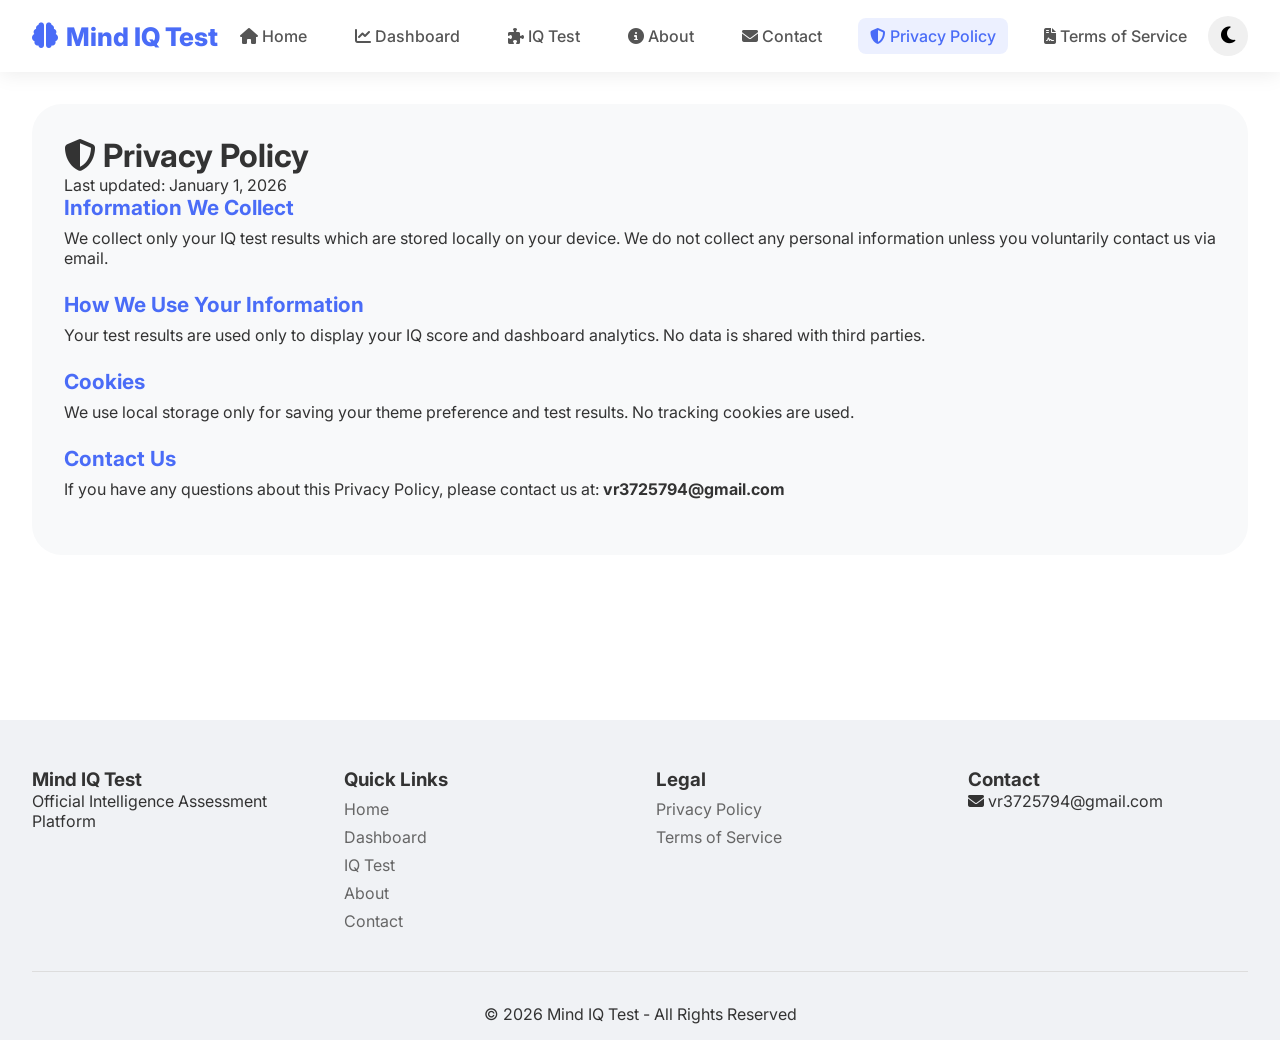
<file: privacy-policy.html>
<!DOCTYPE html>
<html lang="en">
<head>
    <meta charset="UTF-8">
    <meta name="viewport" content="width=device-width, initial-scale=1.0">
    <title>Privacy Policy - Mind IQ Test</title>
    <link rel="stylesheet" href="style.css">
    <link href="https://fonts.googleapis.com/css2?family=Inter:opsz,wght@300;400;500;600;700;800&display=swap" rel="stylesheet">
    <link rel="stylesheet" href="https://cdnjs.cloudflare.com/ajax/libs/font-awesome/6.5.1/css/all.min.css">
</head>
<body>
    <nav class="navbar">
        <div class="nav-container">
            <div class="logo"><i class="fas fa-brain"></i><span>Mind IQ Test</span></div>
            <div class="hamburger" id="hamburger"><span></span><span></span><span></span></div>
            <div class="nav-menu" id="navMenu">
                <a href="index.html"><i class="fas fa-home"></i> Home</a>
                <a href="dashboard.html"><i class="fas fa-chart-line"></i> Dashboard</a>
                <a href="test.html"><i class="fas fa-puzzle-piece"></i> IQ Test</a>
                <a href="about.html"><i class="fas fa-info-circle"></i> About</a>
                <a href="contact.html"><i class="fas fa-envelope"></i> Contact</a>
                <a href="privacy-policy.html" class="active"><i class="fas fa-shield-alt"></i> Privacy Policy</a>
                <a href="terms-of-service.html"><i class="fas fa-file-contract"></i> Terms of Service</a>
            </div>
            <button class="theme-toggle" id="themeToggle" onclick="toggleTheme()"><i class="fas fa-moon"></i></button>
        </div>
    </nav>

    <main class="main-container">
        <div class="legal-container">
            <h1><i class="fas fa-shield-alt"></i> Privacy Policy</h1>
            <p>Last updated: January 1, 2026</p>
            
            <div class="legal-section">
                <h2>Information We Collect</h2>
                <p>We collect only your IQ test results which are stored locally on your device. We do not collect any personal information unless you voluntarily contact us via email.</p>
            </div>
            
            <div class="legal-section">
                <h2>How We Use Your Information</h2>
                <p>Your test results are used only to display your IQ score and dashboard analytics. No data is shared with third parties.</p>
            </div>
            
            <div class="legal-section">
                <h2>Cookies</h2>
                <p>We use local storage only for saving your theme preference and test results. No tracking cookies are used.</p>
            </div>
            
            <div class="legal-section">
                <h2>Contact Us</h2>
                <p>If you have any questions about this Privacy Policy, please contact us at: <strong>vr3725794@gmail.com</strong></p>
            </div>
        </div>
    </main>

    <footer class="footer">
        <div class="footer-content">
            <div class="footer-section"><h3>Mind IQ Test</h3><p>Official Intelligence Assessment Platform</p></div>
            <div class="footer-section"><h3>Quick Links</h3><a href="index.html">Home</a><a href="dashboard.html">Dashboard</a><a href="test.html">IQ Test</a><a href="about.html">About</a><a href="contact.html">Contact</a></div>
            <div class="footer-section"><h3>Legal</h3><a href="privacy-policy.html">Privacy Policy</a><a href="terms-of-service.html">Terms of Service</a></div>
            <div class="footer-section"><h3>Contact</h3><p><i class="fas fa-envelope"></i> vr3725794@gmail.com</p></div>
        </div>
        <div class="copyright"><p>&copy; 2026 Mind IQ Test - All Rights Reserved</p></div>
    </footer>

    <script src="script.js"></script>
</body>
</html>
</file>
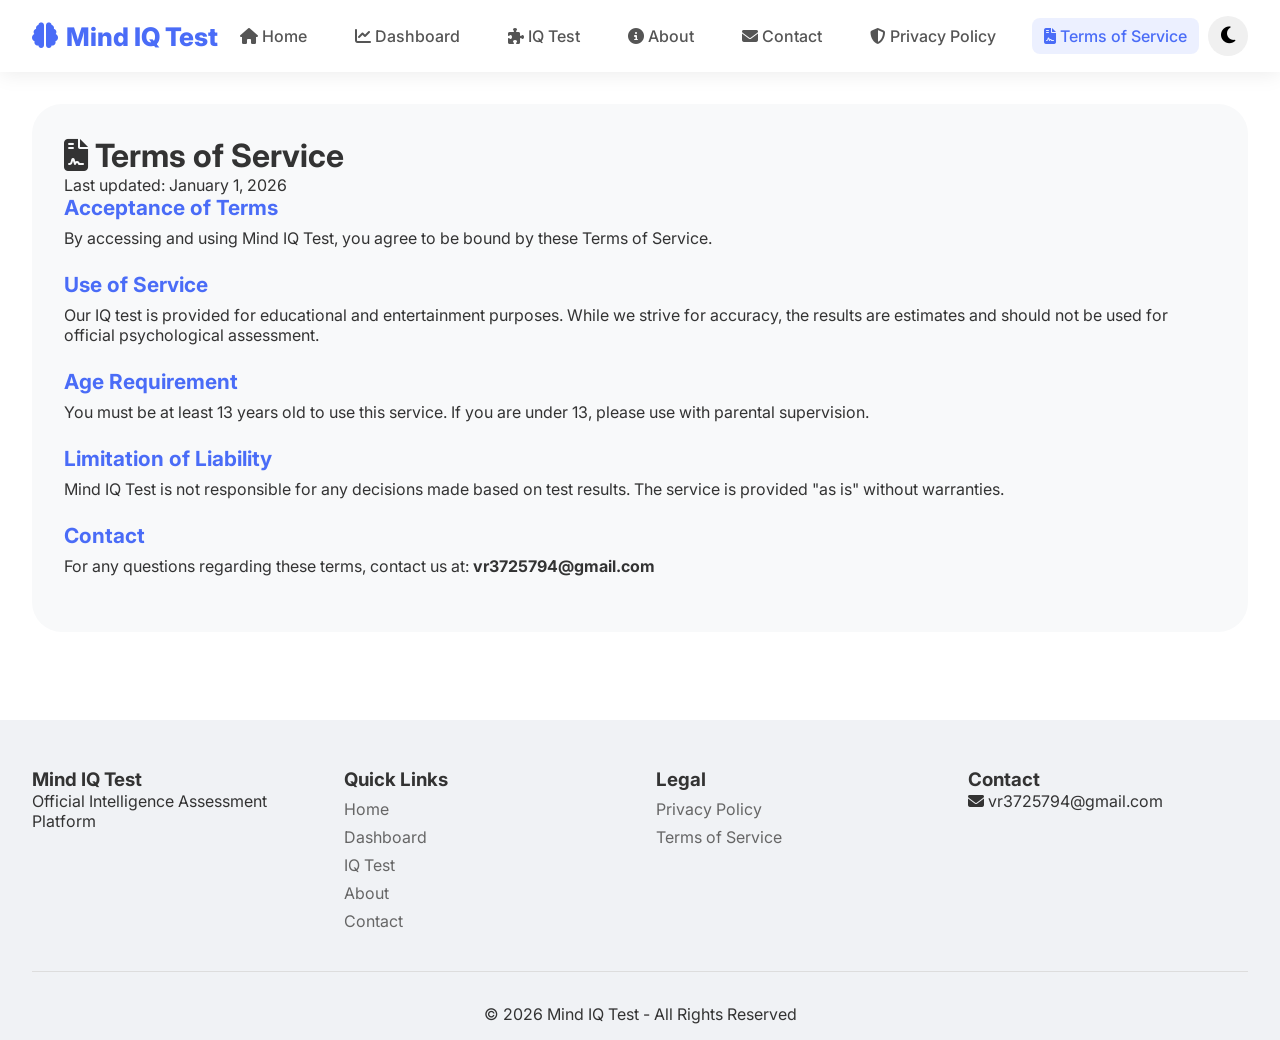
<file: terms-of-service.html>
<!DOCTYPE html>
<html lang="en">
<head>
    <meta charset="UTF-8">
    <meta name="viewport" content="width=device-width, initial-scale=1.0">
    <title>Terms of Service - Mind IQ Test</title>
    <link rel="stylesheet" href="style.css">
    <link href="https://fonts.googleapis.com/css2?family=Inter:opsz,wght@300;400;500;600;700;800&display=swap" rel="stylesheet">
    <link rel="stylesheet" href="https://cdnjs.cloudflare.com/ajax/libs/font-awesome/6.5.1/css/all.min.css">
</head>
<body>
    <nav class="navbar">
        <div class="nav-container">
            <div class="logo"><i class="fas fa-brain"></i><span>Mind IQ Test</span></div>
            <div class="hamburger" id="hamburger"><span></span><span></span><span></span></div>
            <div class="nav-menu" id="navMenu">
                <a href="index.html"><i class="fas fa-home"></i> Home</a>
                <a href="dashboard.html"><i class="fas fa-chart-line"></i> Dashboard</a>
                <a href="test.html"><i class="fas fa-puzzle-piece"></i> IQ Test</a>
                <a href="about.html"><i class="fas fa-info-circle"></i> About</a>
                <a href="contact.html"><i class="fas fa-envelope"></i> Contact</a>
                <a href="privacy-policy.html"><i class="fas fa-shield-alt"></i> Privacy Policy</a>
                <a href="terms-of-service.html" class="active"><i class="fas fa-file-contract"></i> Terms of Service</a>
            </div>
            <button class="theme-toggle" id="themeToggle" onclick="toggleTheme()"><i class="fas fa-moon"></i></button>
        </div>
    </nav>

    <main class="main-container">
        <div class="legal-container">
            <h1><i class="fas fa-file-contract"></i> Terms of Service</h1>
            <p>Last updated: January 1, 2026</p>
            
            <div class="legal-section">
                <h2>Acceptance of Terms</h2>
                <p>By accessing and using Mind IQ Test, you agree to be bound by these Terms of Service.</p>
            </div>
            
            <div class="legal-section">
                <h2>Use of Service</h2>
                <p>Our IQ test is provided for educational and entertainment purposes. While we strive for accuracy, the results are estimates and should not be used for official psychological assessment.</p>
            </div>
            
            <div class="legal-section">
                <h2>Age Requirement</h2>
                <p>You must be at least 13 years old to use this service. If you are under 13, please use with parental supervision.</p>
            </div>
            
            <div class="legal-section">
                <h2>Limitation of Liability</h2>
                <p>Mind IQ Test is not responsible for any decisions made based on test results. The service is provided "as is" without warranties.</p>
            </div>
            
            <div class="legal-section">
                <h2>Contact</h2>
                <p>For any questions regarding these terms, contact us at: <strong>vr3725794@gmail.com</strong></p>
            </div>
        </div>
    </main>

    <footer class="footer">
        <div class="footer-content">
            <div class="footer-section"><h3>Mind IQ Test</h3><p>Official Intelligence Assessment Platform</p></div>
            <div class="footer-section"><h3>Quick Links</h3><a href="index.html">Home</a><a href="dashboard.html">Dashboard</a><a href="test.html">IQ Test</a><a href="about.html">About</a><a href="contact.html">Contact</a></div>
            <div class="footer-section"><h3>Legal</h3><a href="privacy-policy.html">Privacy Policy</a><a href="terms-of-service.html">Terms of Service</a></div>
            <div class="footer-section"><h3>Contact</h3><p><i class="fas fa-envelope"></i> vr3725794@gmail.com</p></div>
        </div>
        <div class="copyright"><p>&copy; 2026 Mind IQ Test - All Rights Reserved</p></div>
    </footer>

    <script src="script.js"></script>
</body>
</html>
</file>
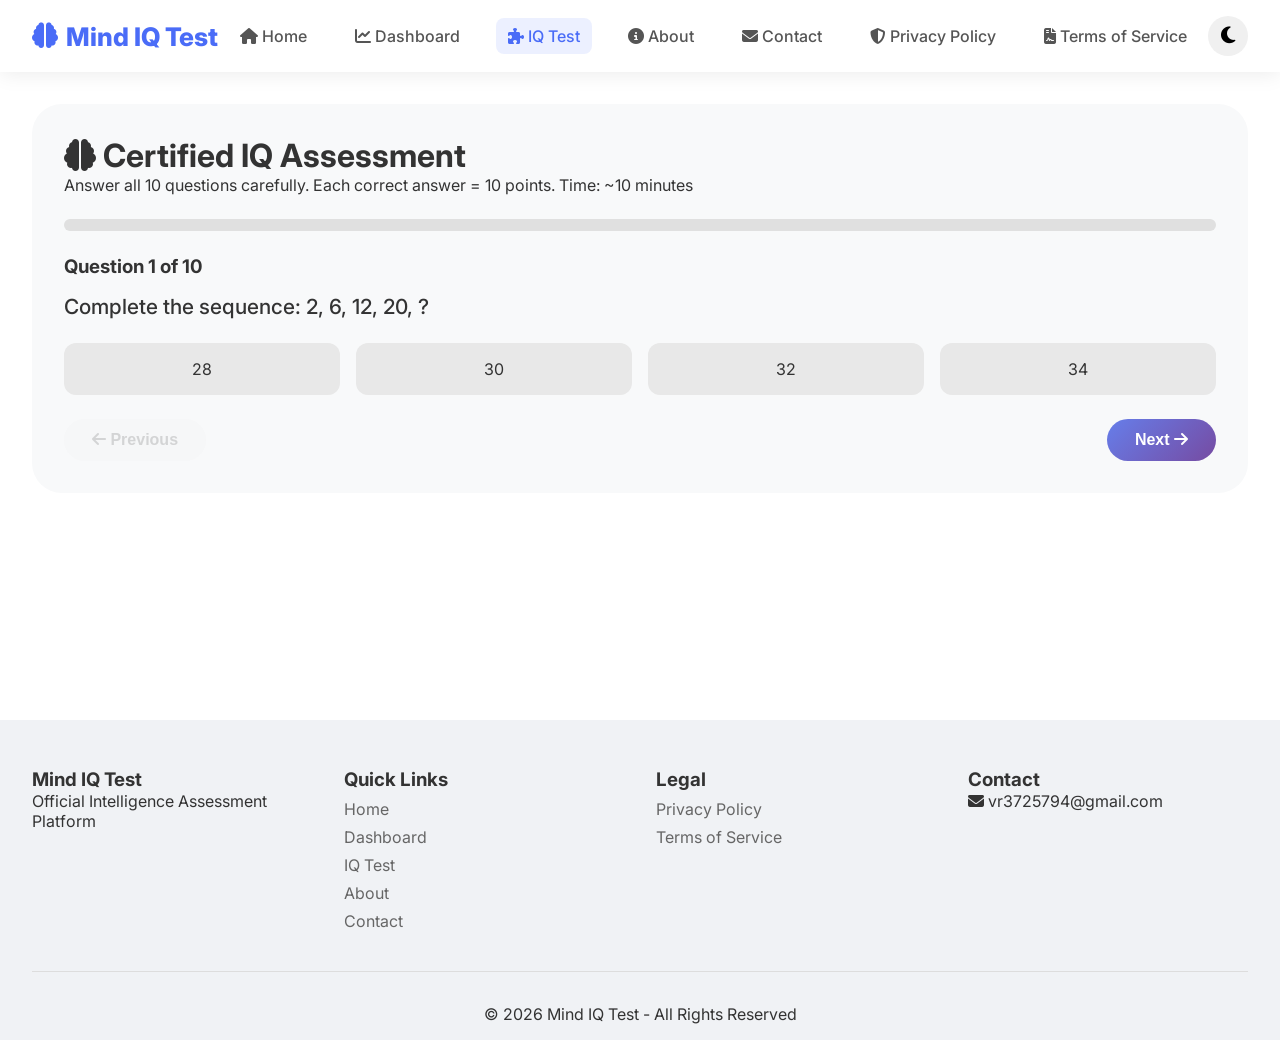
<file: test.html>
<!DOCTYPE html>
<html lang="en">
<head>
    <meta charset="UTF-8">
    <meta name="viewport" content="width=device-width, initial-scale=1.0">
    <title>IQ Test - Mind IQ Test</title>
    <link rel="stylesheet" href="style.css">
    <link href="https://fonts.googleapis.com/css2?family=Inter:opsz,wght@300;400;500;600;700;800&display=swap" rel="stylesheet">
    <link rel="stylesheet" href="https://cdnjs.cloudflare.com/ajax/libs/font-awesome/6.5.1/css/all.min.css">
</head>
<body>
    <nav class="navbar">
        <div class="nav-container">
            <div class="logo"><i class="fas fa-brain"></i><span>Mind IQ Test</span></div>
            <div class="hamburger" id="hamburger"><span></span><span></span><span></span></div>
            <div class="nav-menu" id="navMenu">
                <a href="index.html"><i class="fas fa-home"></i> Home</a>
                <a href="dashboard.html"><i class="fas fa-chart-line"></i> Dashboard</a>
                <a href="test.html" class="active"><i class="fas fa-puzzle-piece"></i> IQ Test</a>
                <a href="about.html"><i class="fas fa-info-circle"></i> About</a>
                <a href="contact.html"><i class="fas fa-envelope"></i> Contact</a>
                <a href="privacy-policy.html"><i class="fas fa-shield-alt"></i> Privacy Policy</a>
                <a href="terms-of-service.html"><i class="fas fa-file-contract"></i> Terms of Service</a>
            </div>
            <button class="theme-toggle" id="themeToggle" onclick="toggleTheme()"><i class="fas fa-moon"></i></button>
        </div>
    </nav>

    <main class="main-container">
        <div class="test-container">
            <h1><i class="fas fa-brain"></i> Certified IQ Assessment</h1>
            <p>Answer all 10 questions carefully. Each correct answer = 10 points. Time: ~10 minutes</p>
            <div class="progress-container">
                <div class="progress-bar" id="progressBar"></div>
            </div>
            <div id="questionArea"></div>
        </div>
    </main>

    <div id="resultPopup" class="popup">
        <div class="popup-content">
            <i class="fas fa-trophy" style="font-size:3rem; color:#4CAF50;"></i>
            <h2 id="popupTitle">Test Completed!</h2>
            <p id="popupMessage">Your IQ score has been calculated.</p>
            <button onclick="closePopupAndGoDashboard()" class="btn btn-primary">View Dashboard</button>
        </div>
    </div>

    <footer class="footer">
        <div class="footer-content">
            <div class="footer-section"><h3>Mind IQ Test</h3><p>Official Intelligence Assessment Platform</p></div>
            <div class="footer-section"><h3>Quick Links</h3><a href="index.html">Home</a><a href="dashboard.html">Dashboard</a><a href="test.html">IQ Test</a><a href="about.html">About</a><a href="contact.html">Contact</a></div>
            <div class="footer-section"><h3>Legal</h3><a href="privacy-policy.html">Privacy Policy</a><a href="terms-of-service.html">Terms of Service</a></div>
            <div class="footer-section"><h3>Contact</h3><p><i class="fas fa-envelope"></i> vr3725794@gmail.com</p></div>
        </div>
        <div class="copyright"><p>&copy; 2026 Mind IQ Test - All Rights Reserved</p></div>
    </footer>

    <script src="script.js"></script>
    <script>
        const QUESTIONS = [
            { text: "Complete the sequence: 2, 6, 12, 20, ?", options: ["28", "30", "32", "34"], correct: 1 },
            { text: "If all Bloops are Razzies and all Razzies are Lazzies, then all Bloops are Lazzies?", options: ["True", "False", "Maybe", "None"], correct: 0 },
            { text: "Which number is missing? 1, 4, 9, 16, ?", options: ["20", "25", "24", "30"], correct: 1 },
            { text: "Find odd one: Apple, Mango, Orange, Carrot", options: ["Apple", "Mango", "Orange", "Carrot"], correct: 3 },
            { text: "If 3=18, 4=32, 5=50, then 6=?", options: ["60", "72", "84", "90"], correct: 1 },
            { text: "Complete pattern: 2, 5, 10, 17, ?", options: ["24", "25", "26", "28"], correct: 2 },
            { text: "Which comes next? Z, X, V, T, ?", options: ["R", "S", "Q", "P"], correct: 0 },
            { text: "If 12 × 12 = 144, then 13 × 13 = ?", options: ["156", "169", "196", "225"], correct: 1 },
            { text: "Find missing: 3, 9, 27, 81, ?", options: ["162", "243", "324", "405"], correct: 1 },
            { text: "Which is different? Circle, Square, Triangle, Cube", options: ["Circle", "Square", "Triangle", "Cube"], correct: 3 }
        ];
        let currentQ = 0, answers = new Array(10).fill(null), testDone = false;
        
        function renderTest() {
            if(testDone) { 
                document.getElementById('questionArea').innerHTML = '<div class="completed"><h3>✅ Test Completed!</h3><button class="btn btn-primary" onclick="resetTest()">Take Again</button></div>'; 
                return; 
            }
            const q = QUESTIONS[currentQ];
            let opts = '<div class="options-grid">';
            q.options.forEach((opt, idx) => { 
                opts += `<div class="option-btn ${answers[currentQ]===idx?'selected':''}" onclick="selectAnswer(${idx})">${opt}</div>`; 
            });
            opts += '</div>';
            document.getElementById('progressBar').style.width = `${(currentQ/QUESTIONS.length)*100}%`;
            document.getElementById('questionArea').innerHTML = `<div class="question-card"><h3>Question ${currentQ+1} of ${QUESTIONS.length}</h3><p class="question-text">${q.text}</p>${opts}<div class="nav-buttons"><button class="btn" ${currentQ===0?'disabled style="opacity:0.5"':''} onclick="prevQ()"><i class="fas fa-arrow-left"></i> Previous</button><button class="btn btn-primary" onclick="nextQ()">${currentQ===QUESTIONS.length-1?'Submit Test <i class="fas fa-check"></i>':'Next <i class="fas fa-arrow-right"></i>'}</button></div></div>`;
        }
        
        function selectAnswer(idx) { answers[currentQ] = idx; renderTest(); }
        
        function prevQ() { if(currentQ>0){currentQ--; renderTest();} }
        
        function nextQ() {
            if(answers[currentQ]===null){ alert('Please select an answer!'); return; }
            if(currentQ===QUESTIONS.length-1){
                let score=0; for(let i=0;i<QUESTIONS.length;i++) if(answers[i]===QUESTIONS[i].correct) score+=10;
                let iq = Math.min(152, Math.max(70, Math.round(85+(score*0.67))));
                localStorage.setItem('iqScore', iq); 
                localStorage.setItem('iqRaw', score); 
                localStorage.setItem('iqDate', new Date().toLocaleDateString());
                testDone=true; 
                document.getElementById('popupTitle').innerHTML=`🎉 Your IQ: ${iq}`;
                document.getElementById('popupMessage').innerHTML=`You scored ${score}/100. Top ${Math.min(99,Math.round((iq-70)/80*98))}% globally!`;
                document.getElementById('resultPopup').style.display='flex';
            } else { currentQ++; renderTest(); }
        }
        
        function closePopupAndGoDashboard(){ document.getElementById('resultPopup').style.display='none'; window.location.href='dashboard.html'; }
        function resetTest(){ currentQ=0; answers=new Array(10).fill(null); testDone=false; localStorage.removeItem('iqScore'); localStorage.removeItem('iqRaw'); localStorage.removeItem('iqDate'); renderTest(); }
        
        renderTest();
    </script>
</body>
</html>
</file>
<file: style.css>
* {
    margin: 0;
    padding: 0;
    box-sizing: border-box;
}

body {
    font-family: 'Inter', sans-serif;
    background: #ffffff;
    color: #333333;
    transition: all 0.3s ease;
}

/* Dark Theme */
body.dark-theme {
    background: #1a1a2e;
    color: #e0e0e0;
}

body.dark-theme .navbar,
body.dark-theme .footer {
    background: #0f0f1a;
}

body.dark-theme .stat-card,
body.dark-theme .dashboard-card,
body.dark-theme .about-card,
body.dark-theme .test-container,
body.dark-theme .question-card,
body.dark-theme .faq-item,
body.dark-theme .legal-container,
body.dark-theme .contact-container {
    background: #252540;
    color: white;
}

/* Navbar */
.navbar {
    background: #ffffff;
    box-shadow: 0 2px 20px rgba(0,0,0,0.08);
    position: sticky;
    top: 0;
    z-index: 1000;
}

.nav-container {
    max-width: 1400px;
    margin: 0 auto;
    padding: 1rem 2rem;
    display: flex;
    justify-content: space-between;
    align-items: center;
    flex-wrap: wrap;
}

.logo {
    font-size: 1.6rem;
    font-weight: 800;
    color: #4a6cf7;
    display: flex;
    align-items: center;
    gap: 8px;
}

/* Hamburger Menu */
.hamburger {
    display: none;
    flex-direction: column;
    cursor: pointer;
    gap: 5px;
}

.hamburger span {
    width: 25px;
    height: 3px;
    background: #333;
    transition: 0.3s;
}

body.dark-theme .hamburger span {
    background: white;
}

.nav-menu {
    display: flex;
    gap: 1.5rem;
    align-items: center;
    flex-wrap: wrap;
}

.nav-menu a {
    text-decoration: none;
    color: #555;
    font-weight: 500;
    transition: 0.3s;
    padding: 8px 12px;
    border-radius: 8px;
}

.nav-menu a:hover,
.nav-menu a.active {
    color: #4a6cf7;
    background: rgba(74,108,247,0.1);
}

.theme-toggle {
    background: #f0f0f0;
    border: none;
    width: 40px;
    height: 40px;
    border-radius: 50%;
    cursor: pointer;
    font-size: 1.2rem;
}

/* Mobile Responsive */
@media (max-width: 768px) {
    .hamburger {
        display: flex;
    }
    
    .nav-menu {
        display: none;
        width: 100%;
        flex-direction: column;
        padding: 1rem 0;
    }
    
    .nav-menu.show {
        display: flex;
    }
    
    .nav-container {
        flex-direction: row;
        flex-wrap: wrap;
    }
    
    .hero-section h1 {
        font-size: 1.8rem;
    }
}

/* Main Container */
.main-container {
    max-width: 1400px;
    margin: 0 auto;
    padding: 2rem;
    min-height: calc(100vh - 300px);
}

/* Hero Section */
.hero-section {
    background: linear-gradient(135deg, #667eea 0%, #764ba2 100%);
    border-radius: 30px;
    padding: 4rem 2rem;
    text-align: center;
    color: white;
    margin-bottom: 2rem;
}

.hero-section h1 {
    font-size: 2.5rem;
    margin-bottom: 1rem;
}

/* Buttons */
.btn {
    padding: 12px 28px;
    border: none;
    border-radius: 50px;
    font-weight: 600;
    cursor: pointer;
    transition: 0.3s;
    text-decoration: none;
    display: inline-block;
    font-size: 1rem;
}

.btn-primary {
    background: linear-gradient(135deg, #667eea, #764ba2);
    color: white;
}

.btn-primary:hover {
    transform: translateY(-3px);
    box-shadow: 0 10px 25px rgba(102,126,234,0.4);
}

/* Stats Grid */
.stats-grid {
    display: grid;
    grid-template-columns: repeat(auto-fit, minmax(250px, 1fr));
    gap: 1.5rem;
    margin-bottom: 2rem;
}

.stat-card {
    background: #f8f9fa;
    border-radius: 20px;
    padding: 1.8rem;
    text-align: center;
    transition: 0.3s;
}

.stat-card i {
    font-size: 2.5rem;
    color: #4a6cf7;
}

.stat-number {
    font-size: 2rem;
    font-weight: 800;
    margin: 0.5rem 0;
}

/* Why Us Section - Aapka diya hua code */
.why-us-section {
    margin: 2rem 0;
}

.why-us-section h2 {
    text-align: center;
    margin-bottom: 1.5rem;
    font-size: 1.8rem;
}

.features-grid {
    display: grid;
    grid-template-columns: repeat(auto-fit, minmax(250px, 1fr));
    gap: 1rem;
}

.feature {
    background: #f8f9fa;
    padding: 1rem;
    border-radius: 12px;
    text-align: center;
}

body.dark-theme .feature {
    background: #252540;
}

.feature i {
    color: #4a6cf7;
    margin-right: 10px;
}

/* FAQ Section */
.faq-section {
    margin-top: 3rem;
}

.faq-section h2 {
    margin-bottom: 1.5rem;
    font-size: 1.8rem;
}

.faq-item {
    background: #f8f9fa;
    border-radius: 20px;
    padding: 1.5rem;
    margin-bottom: 1.5rem;
}

.faq-item h3 {
    color: #4a6cf7;
    margin-bottom: 1rem;
    font-size: 1.3rem;
}

.faq-item p {
    margin-bottom: 1rem;
    line-height: 1.6;
}

/* FAQ ul and li - Aapka diya hua code */
.faq-item ul {
    margin: 10px 0 0 20px;
}

.faq-item li {
    margin: 5px 0;
}

/* Dashboard */
.dashboard-stats {
    display: grid;
    grid-template-columns: repeat(auto-fit, minmax(220px, 1fr));
    gap: 1.5rem;
    margin-bottom: 2rem;
}

.dashboard-card {
    background: #f8f9fa;
    border-radius: 20px;
    padding: 1.8rem;
    text-align: center;
}

.dashboard-value {
    font-size: 2.2rem;
    font-weight: 800;
    color: #4a6cf7;
}

.analysis-card,
.tips-card {
    background: #f8f9fa;
    border-radius: 20px;
    padding: 1.8rem;
    margin-bottom: 1.5rem;
}

/* Test Page */
.test-container {
    background: #f8f9fa;
    border-radius: 30px;
    padding: 2rem;
}

.progress-container {
    background: #e0e0e0;
    border-radius: 20px;
    height: 12px;
    margin: 1.5rem 0;
}

.progress-bar {
    background: linear-gradient(90deg, #667eea, #764ba2);
    border-radius: 20px;
    height: 100%;
    width: 0%;
    transition: width 0.3s;
}

.question-card {
    margin-top: 1.5rem;
}

.question-text {
    font-size: 1.3rem;
    font-weight: 500;
    margin: 1rem 0;
}

.options-grid {
    display: grid;
    grid-template-columns: repeat(auto-fit, minmax(200px, 1fr));
    gap: 1rem;
    margin: 1.5rem 0;
}

.option-btn {
    background: #e8e8e8;
    padding: 1rem;
    border-radius: 12px;
    text-align: center;
    cursor: pointer;
    transition: 0.3s;
}

.option-btn:hover,
.option-btn.selected {
    background: linear-gradient(135deg, #667eea, #764ba2);
    color: white;
}

.nav-buttons {
    display: flex;
    justify-content: space-between;
    margin-top: 1.5rem;
}

/* Popup */
.popup {
    display: none;
    position: fixed;
    top: 0;
    left: 0;
    width: 100%;
    height: 100%;
    background: rgba(0,0,0,0.7);
    z-index: 2000;
    justify-content: center;
    align-items: center;
}

.popup-content {
    background: white;
    padding: 2rem;
    border-radius: 30px;
    text-align: center;
    max-width: 400px;
}

body.dark-theme .popup-content {
    background: #2a2a3e;
    color: white;
}

/* About Page */
.about-container {
    margin-bottom: 2rem;
}

.about-card {
    background: #f8f9fa;
    border-radius: 20px;
    padding: 1.8rem;
    margin-bottom: 1.5rem;
}

.trust-badges {
    display: flex;
    flex-wrap: wrap;
    gap: 1rem;
    margin-top: 1rem;
}

.trust-badges span {
    background: rgba(74,108,247,0.1);
    padding: 8px 16px;
    border-radius: 50px;
}

/* Contact Page */
.contact-container {
    background: #f8f9fa;
    border-radius: 30px;
    padding: 2rem;
}

.contact-grid {
    display: grid;
    grid-template-columns: repeat(auto-fit, minmax(300px, 1fr));
    gap: 2rem;
    margin-top: 2rem;
}

.contact-info {
    padding: 1rem;
}

.contact-form input,
.contact-form textarea {
    width: 100%;
    padding: 1rem;
    margin: 0.5rem 0;
    border: 1px solid #ddd;
    border-radius: 12px;
    font-family: inherit;
}

.social-links {
    display: flex;
    gap: 1rem;
    margin-top: 1rem;
}

.social-links a {
    color: #4a6cf7;
    font-size: 1.5rem;
}

/* Legal Pages */
.legal-container {
    background: #f8f9fa;
    border-radius: 30px;
    padding: 2rem;
}

.legal-section {
    margin-bottom: 1.5rem;
}

.legal-section h2 {
    color: #4a6cf7;
    margin-bottom: 0.5rem;
    font-size: 1.3rem;
}

/* IQ Score Scale Table */
.iq-scale-table {
    width: 100%;
    border-collapse: collapse;
    margin: 1rem 0;
}

.iq-scale-table th,
.iq-scale-table td {
    padding: 12px;
    text-align: left;
    border-bottom: 1px solid #ddd;
}

.iq-scale-table th {
    background: #4a6cf7;
    color: white;
}

body.dark-theme .iq-scale-table td {
    border-bottom-color: #444;
}

/* Testimonials Section */
.testimonials-section {
    margin: 2rem 0;
}

.testimonials-grid {
    display: grid;
    grid-template-columns: repeat(auto-fit, minmax(280px, 1fr));
    gap: 1.5rem;
    margin-top: 1rem;
}

.testimonial-card {
    background: #f8f9fa;
    border-radius: 20px;
    padding: 1.5rem;
    text-align: center;
}

body.dark-theme .testimonial-card {
    background: #252540;
}

.testimonial-card i {
    font-size: 2rem;
    color: #4a6cf7;
    margin-bottom: 1rem;
}

.testimonial-card h4 {
    margin-top: 1rem;
    color: #4a6cf7;
}

/* Loading Spinner */
.spinner {
    display: inline-block;
    width: 40px;
    height: 40px;
    border: 3px solid #f3f3f3;
    border-top: 3px solid #4a6cf7;
    border-radius: 50%;
    animation: spin 1s linear infinite;
}

@keyframes spin {
    0% { transform: rotate(0deg); }
    100% { transform: rotate(360deg); }
}

/* Breadcrumb Navigation */
.breadcrumb {
    padding: 1rem 0;
    margin-bottom: 1rem;
}

.breadcrumb a {
    color: #4a6cf7;
    text-decoration: none;
}

.breadcrumb span {
    color: #666;
}

/* Back to Top Button */
.back-to-top {
    position: fixed;
    bottom: 30px;
    right: 30px;
    background: #4a6cf7;
    color: white;
    width: 50px;
    height: 50px;
    border-radius: 50%;
    display: flex;
    align-items: center;
    justify-content: center;
    cursor: pointer;
    opacity: 0;
    visibility: hidden;
    transition: 0.3s;
    z-index: 999;
}

.back-to-top.show {
    opacity: 1;
    visibility: visible;
}

.back-to-top:hover {
    background: #764ba2;
    transform: translateY(-3px);
}

/* Print Styles for Better SEO */
@media print {
    .navbar, .footer, .theme-toggle, .back-to-top {
        display: none;
    }
    body {
        background: white;
        color: black;
    }
}

/* Smooth Scroll */
html {
    scroll-behavior: smooth;
}

/* Focus Styles for Accessibility */
a:focus, button:focus, .option-btn:focus {
    outline: 2px solid #4a6cf7;
    outline-offset: 2px;
}

/* Footer */
.footer {
    background: #f0f2f5;
    padding: 3rem 2rem 1rem;
    margin-top: 3rem;
}

.footer-content {
    max-width: 1400px;
    margin: 0 auto;
    display: grid;
    grid-template-columns: repeat(auto-fit, minmax(250px, 1fr));
    gap: 2rem;
}

.footer-section a {
    display: block;
    color: #666;
    text-decoration: none;
    margin: 0.5rem 0;
}

.footer-section a:hover {
    color: #4a6cf7;
}

.copyright {
    text-align: center;
    padding-top: 2rem;
    margin-top: 2rem;
    border-top: 1px solid #ddd;
}

@media (max-width: 768px) {
    .main-container {
        padding: 1rem;
    }
    .hero-section {
        padding: 2rem 1rem;
    }
    .back-to-top {
        bottom: 20px;
        right: 20px;
        width: 40px;
        height: 40px;
    }
}
</file>
